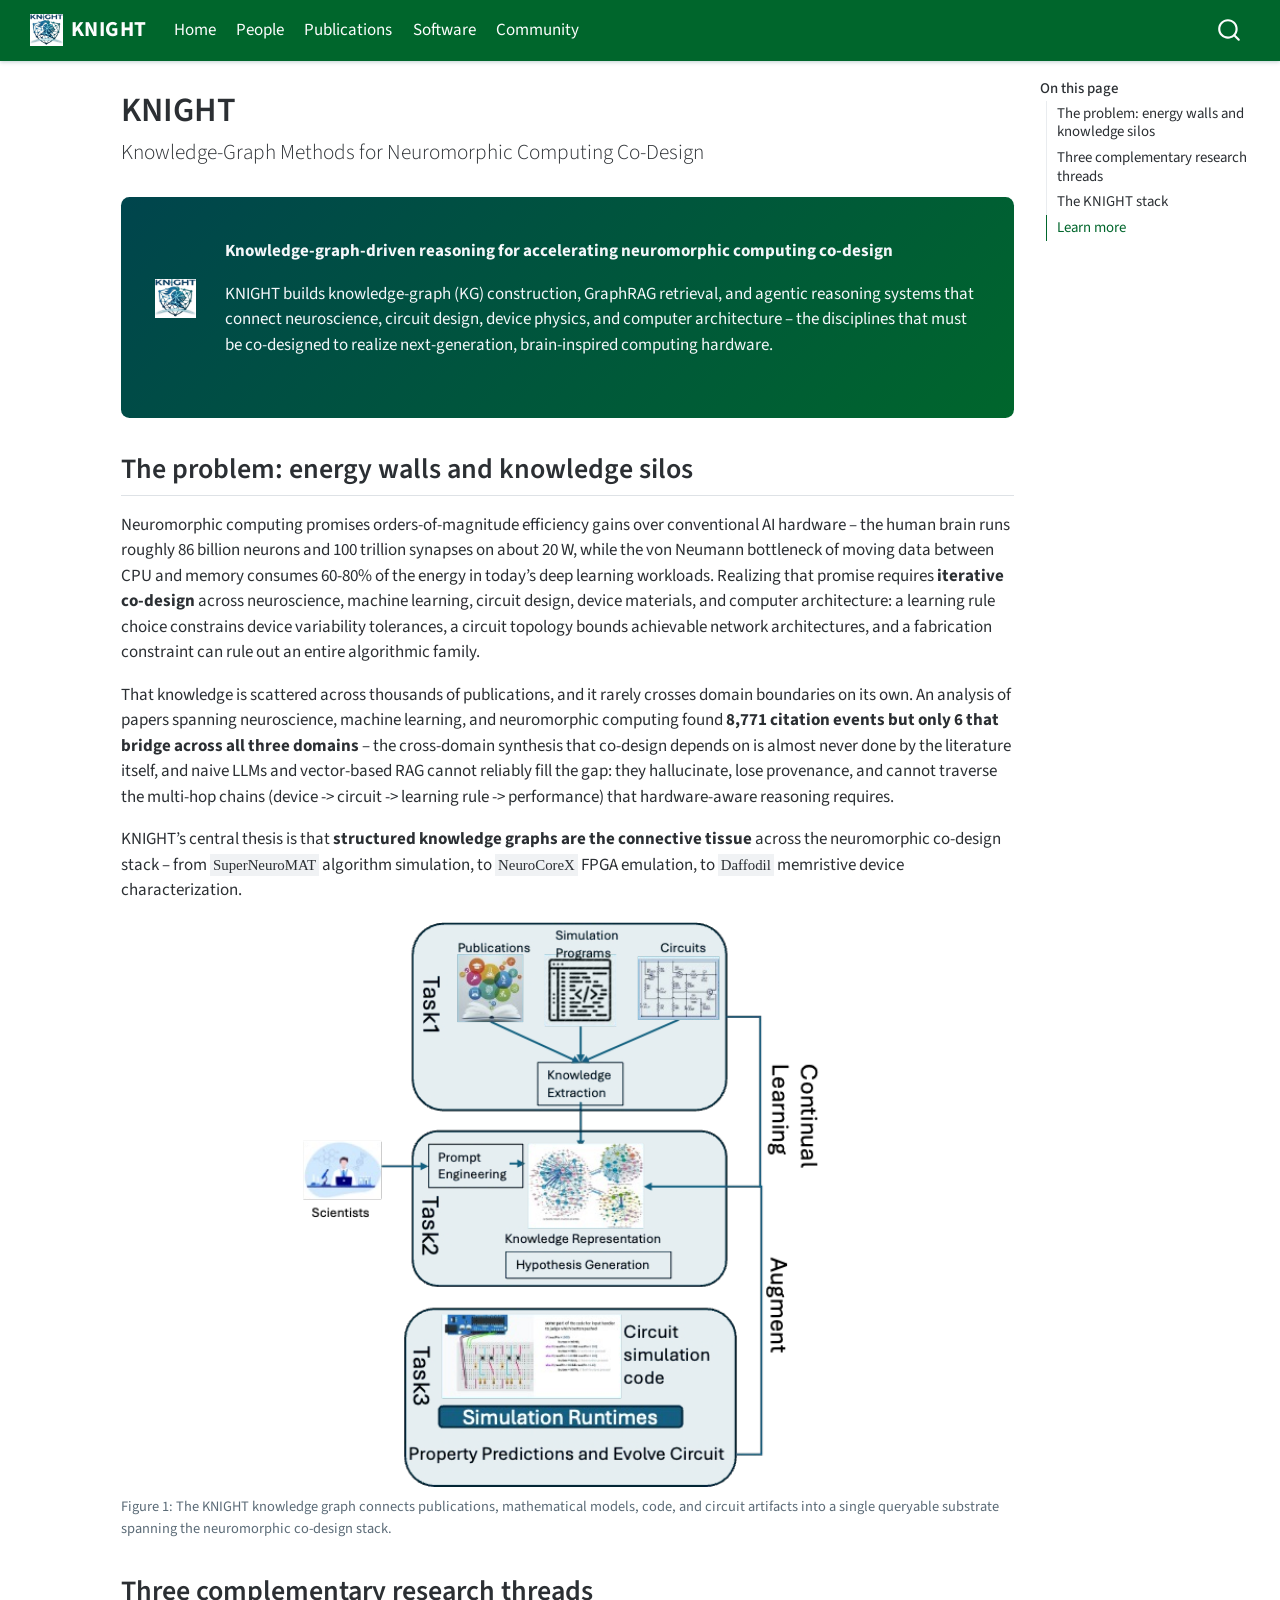
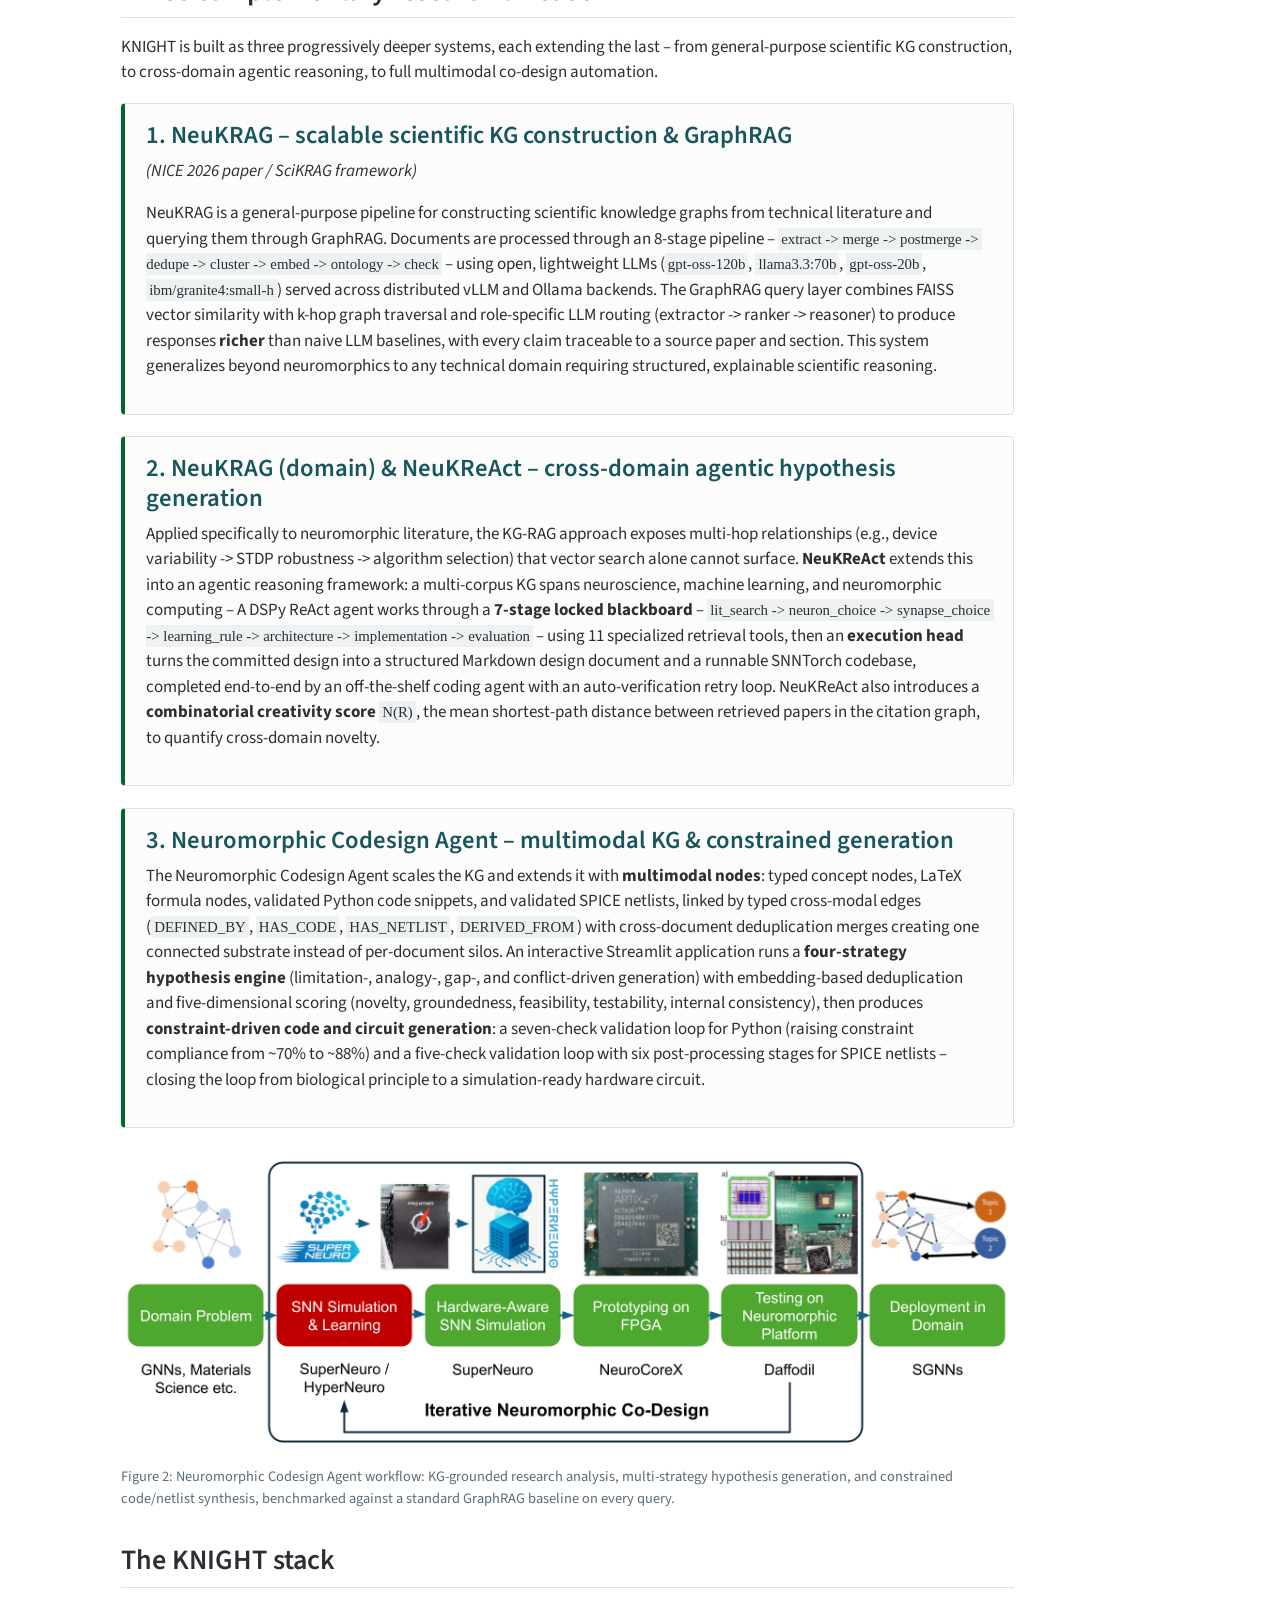
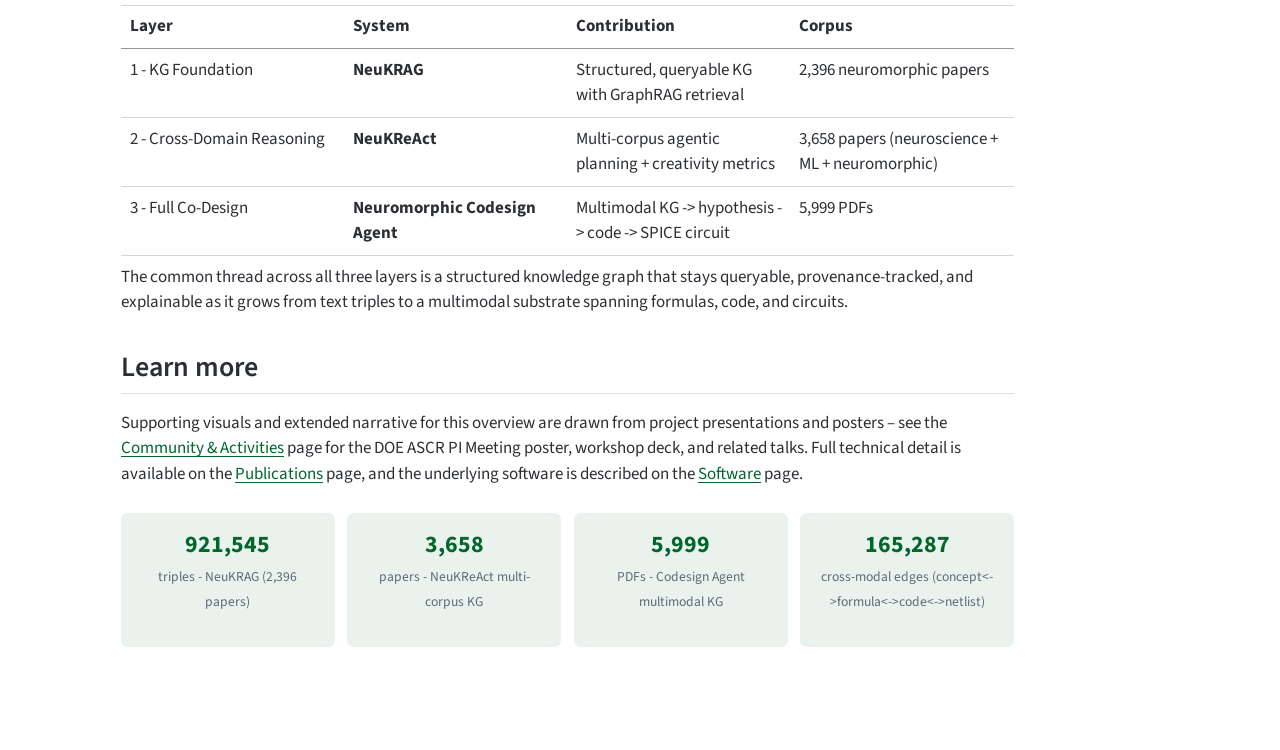
<file: index.html>
<!DOCTYPE html>
<html xmlns="http://www.w3.org/1999/xhtml" lang="en" xml:lang="en"><head>

<meta charset="utf-8">
<meta name="generator" content="quarto-1.10.18">

<meta name="viewport" content="width=device-width, initial-scale=1.0, user-scalable=yes">


<title>KNIGHT</title>
<style>
/* Default styles provided by pandoc.
** See https://pandoc.org/MANUAL.html#variables-for-html for config info.
*/
span.smallcaps{font-variant: small-caps;}
div.columns{display: flex; gap: 1.5em;}
div.column{flex: auto;}
@media screen {
div.columns{gap: min(4vw, 1.5em);}
div.column{overflow-x: auto;}
}
div.hanging-indent{margin-left: 1.5em; text-indent: -1.5em;}
ul.task-list{list-style: none;}
ul.task-list li input[type="checkbox"] {
  width: 0.8em;
  margin: 0 0.8em 0.2em -1em; /* quarto-specific, see https://github.com/quarto-dev/quarto-cli/issues/4556 */ 
  vertical-align: middle;
}
</style>


<script src="site_libs/quarto-nav/quarto-nav.js"></script>
<script src="site_libs/quarto-nav/headroom.min.js"></script>
<script src="site_libs/clipboard/clipboard.min.js"></script>
<script src="site_libs/quarto-search/autocomplete.umd.js"></script>
<script src="site_libs/quarto-search/fuse.min.js"></script>
<script src="site_libs/quarto-search/quarto-search.js"></script>
<meta name="quarto:offset" content="./">
<link href="./images/knight-logo.png" rel="icon" type="image/png">
<script src="site_libs/quarto-html/quarto.js" type="module"></script>
<script src="site_libs/quarto-html/tabsets/tabsets.js" type="module"></script>
<script src="site_libs/quarto-html/popper.min.js"></script>
<script src="site_libs/quarto-html/tippy.umd.min.js"></script>
<script src="site_libs/quarto-html/anchor.min.js"></script>
<link href="site_libs/quarto-html/tippy.css" rel="stylesheet">
<link href="site_libs/quarto-html/quarto-syntax-highlighting-2bec29a9bacf2b598905820d71afb463.css" rel="stylesheet" class="quarto-color-scheme" id="quarto-text-highlighting-styles">
<link href="site_libs/quarto-html/quarto-syntax-highlighting-dark-5fc413f607176f2629b9db3f72267386.css" rel="stylesheet" class="quarto-color-scheme quarto-color-alternate" id="quarto-text-highlighting-styles">
<link href="site_libs/quarto-html/quarto-syntax-highlighting-2bec29a9bacf2b598905820d71afb463.css" rel="stylesheet" class="quarto-color-scheme-extra" id="quarto-text-highlighting-styles">
<script src="site_libs/bootstrap/bootstrap.min.js"></script>
<link href="site_libs/bootstrap/bootstrap-icons.css" rel="stylesheet">
<link href="site_libs/bootstrap/bootstrap-6f01342275485f03131ba67d4434f863.min.css" rel="stylesheet" append-hash="true" class="quarto-color-scheme" id="quarto-bootstrap" data-mode="light">
<link href="site_libs/bootstrap/bootstrap-dark-5e0a045a80d09c23f4265ea1b00d7e96.min.css" rel="stylesheet" append-hash="true" class="quarto-color-scheme quarto-color-alternate" id="quarto-bootstrap" data-mode="light">
<link href="site_libs/bootstrap/bootstrap-6f01342275485f03131ba67d4434f863.min.css" rel="stylesheet" append-hash="true" class="quarto-color-scheme-extra" id="quarto-bootstrap" data-mode="light">
<script id="quarto-search-options" type="application/json">{
  "location": "navbar",
  "copy-button": false,
  "collapse-after": 3,
  "panel-placement": "end",
  "type": "overlay",
  "limit": 50,
  "keyboard-shortcut": [
    "f",
    "/",
    "s"
  ],
  "show-item-context": false,
  "language": {
    "search-no-results-text": "No results",
    "search-matching-documents-text": "matching documents",
    "search-copy-link-title": "Copy link to search",
    "search-hide-matches-text": "Hide additional matches",
    "search-more-match-text": "more match in this document",
    "search-more-matches-text": "more matches in this document",
    "search-clear-button-title": "Clear",
    "search-text-placeholder": "",
    "search-detached-cancel-button-title": "Cancel",
    "search-submit-button-title": "Submit",
    "search-label": "Search"
  }
}</script>


<link rel="stylesheet" href="styles.css">
</head>

<body class="nav-fixed quarto-light">

<div id="quarto-search-results"></div>
  <header id="quarto-header" class="headroom fixed-top">
    <nav class="navbar navbar-expand-lg " data-bs-theme="dark">
      <div class="navbar-container container-fluid">
      <div class="navbar-brand-container mx-auto">
    <a href="./index.html" class="navbar-brand navbar-brand-logo">
    <img src="./images/knight-logo.png" alt="" class="navbar-logo light-content">
    <img src="./images/knight-logo.png" alt="" class="navbar-logo dark-content">
    </a>
    <a class="navbar-brand" href="./index.html">
    <span class="navbar-title">KNIGHT</span>
    </a>
  </div>
            <div id="quarto-search" class="" title="Search"></div>
          <button class="navbar-toggler" type="button" data-bs-toggle="collapse" data-bs-target="#navbarCollapse" aria-controls="navbarCollapse" role="menu" aria-expanded="false" aria-label="Toggle navigation" onclick="if (window.quartoToggleHeadroom) { window.quartoToggleHeadroom(); }">
  <span class="navbar-toggler-icon"></span>
</button>
          <div class="collapse navbar-collapse" id="navbarCollapse">
            <ul class="navbar-nav navbar-nav-scroll me-auto">
  <li class="nav-item">
    <a class="nav-link active" href="./index.html" aria-current="page"> 
<span class="menu-text">Home</span></a>
  </li>  
  <li class="nav-item">
    <a class="nav-link" href="./people.html"> 
<span class="menu-text">People</span></a>
  </li>  
  <li class="nav-item">
    <a class="nav-link" href="./publications.html"> 
<span class="menu-text">Publications</span></a>
  </li>  
  <li class="nav-item">
    <a class="nav-link" href="./software.html"> 
<span class="menu-text">Software</span></a>
  </li>  
  <li class="nav-item">
    <a class="nav-link" href="./community.html"> 
<span class="menu-text">Community</span></a>
  </li>  
</ul>
          </div> <!-- /navcollapse -->
            <div class="quarto-navbar-tools">
</div>
      </div> <!-- /container-fluid -->
    </nav>
</header>
<!-- content -->
<div id="quarto-content" class="quarto-container page-columns page-rows-contents page-layout-article page-navbar">
<!-- sidebar -->
<!-- margin-sidebar -->
    <div id="quarto-margin-sidebar" class="sidebar margin-sidebar">
        <nav id="TOC" role="doc-toc" class="toc-active">
    <h2 id="toc-title">On this page</h2>
   
  <ul>
  <li><a href="#the-problem-energy-walls-and-knowledge-silos" id="toc-the-problem-energy-walls-and-knowledge-silos" class="nav-link active" data-scroll-target="#the-problem-energy-walls-and-knowledge-silos">The problem: energy walls and knowledge silos</a></li>
  <li><a href="#three-complementary-research-threads" id="toc-three-complementary-research-threads" class="nav-link" data-scroll-target="#three-complementary-research-threads">Three complementary research threads</a>
  <ul class="collapse">
  <li><a href="#neukrag-scalable-scientific-kg-construction-graphrag" id="toc-neukrag-scalable-scientific-kg-construction-graphrag" class="nav-link" data-scroll-target="#neukrag-scalable-scientific-kg-construction-graphrag">1. NeuKRAG – scalable scientific KG construction &amp; GraphRAG</a></li>
  <li><a href="#neukrag-domain-neukreact-cross-domain-agentic-hypothesis-generation" id="toc-neukrag-domain-neukreact-cross-domain-agentic-hypothesis-generation" class="nav-link" data-scroll-target="#neukrag-domain-neukreact-cross-domain-agentic-hypothesis-generation">2. NeuKRAG (domain) &amp; NeuKReAct – cross-domain agentic hypothesis generation</a></li>
  <li><a href="#neuromorphic-codesign-agent-multimodal-kg-constrained-generation" id="toc-neuromorphic-codesign-agent-multimodal-kg-constrained-generation" class="nav-link" data-scroll-target="#neuromorphic-codesign-agent-multimodal-kg-constrained-generation">3. Neuromorphic Codesign Agent – multimodal KG &amp; constrained generation</a></li>
  </ul></li>
  <li><a href="#the-knight-stack" id="toc-the-knight-stack" class="nav-link" data-scroll-target="#the-knight-stack">The KNIGHT stack</a></li>
  <li><a href="#learn-more" id="toc-learn-more" class="nav-link" data-scroll-target="#learn-more">Learn more</a></li>
  </ul>
</nav>
    </div>
<!-- main -->
<main class="content" id="quarto-document-content">

<header id="title-block-header" class="quarto-title-block default">
<div class="quarto-title">
<h1 class="title">KNIGHT</h1>
<p class="subtitle lead">Knowledge-Graph Methods for Neuromorphic Computing Co-Design</p>
</div>



<div class="quarto-title-meta">

    
  
    
  </div>
  


</header>


<div class="hero-banner">
<div class="hero-banner-inner">
<p><img src="images/knight-logo.png" class="hero-logo img-fluid"></p>
<div class="hero-banner-text">
<p><strong>Knowledge-graph-driven reasoning for accelerating neuromorphic computing co-design</strong></p>
<p>KNIGHT builds knowledge-graph (KG) construction, GraphRAG retrieval, and agentic reasoning systems that connect neuroscience, circuit design, device physics, and computer architecture – the disciplines that must be co-designed to realize next-generation, brain-inspired computing hardware.</p>
</div>
</div>
</div>
<section id="the-problem-energy-walls-and-knowledge-silos" class="level2">
<h2 class="anchored" data-anchor-id="the-problem-energy-walls-and-knowledge-silos">The problem: energy walls and knowledge silos</h2>
<p>Neuromorphic computing promises orders-of-magnitude efficiency gains over conventional AI hardware – the human brain runs roughly 86 billion neurons and 100 trillion synapses on about 20 W, while the von Neumann bottleneck of moving data between CPU and memory consumes 60-80% of the energy in today’s deep learning workloads. Realizing that promise requires <strong>iterative co-design</strong> across neuroscience, machine learning, circuit design, device materials, and computer architecture: a learning rule choice constrains device variability tolerances, a circuit topology bounds achievable network architectures, and a fabrication constraint can rule out an entire algorithmic family.</p>
<p>That knowledge is scattered across thousands of publications, and it rarely crosses domain boundaries on its own. An analysis of papers spanning neuroscience, machine learning, and neuromorphic computing found <strong>8,771 citation events but only 6 that bridge across all three domains</strong> – the cross-domain synthesis that co-design depends on is almost never done by the literature itself, and naive LLMs and vector-based RAG cannot reliably fill the gap: they hallucinate, lose provenance, and cannot traverse the multi-hop chains (device -&gt; circuit -&gt; learning rule -&gt; performance) that hardware-aware reasoning requires.</p>
<p>KNIGHT’s central thesis is that <strong>structured knowledge graphs are the connective tissue</strong> across the neuromorphic co-design stack – from <code>SuperNeuroMAT</code> algorithm simulation, to <code>NeuroCoreX</code> FPGA emulation, to <code>Daffodil</code> memristive device characterization.</p>
<div id="fig-overview" class="quarto-float quarto-figure quarto-figure-center anchored">
<figure class="quarto-float quarto-float-fig figure">
<div aria-describedby="fig-overview-caption-0ceaefa1-69ba-4598-a22c-09a6ac19f8ca">
<img src="images/knight-project-overview.png" class="img-fluid figure-img">
</div>
<figcaption class="quarto-float-caption-bottom quarto-float-caption quarto-float-fig" id="fig-overview-caption-0ceaefa1-69ba-4598-a22c-09a6ac19f8ca">
Figure&nbsp;1: The KNIGHT knowledge graph connects publications, mathematical models, code, and circuit artifacts into a single queryable substrate spanning the neuromorphic co-design stack.
</figcaption>
</figure>
</div>
</section>
<section id="three-complementary-research-threads" class="level2">
<h2 class="anchored" data-anchor-id="three-complementary-research-threads">Three complementary research threads</h2>
<p>KNIGHT is built as three progressively deeper systems, each extending the last – from general-purpose scientific KG construction, to cross-domain agentic reasoning, to full multimodal co-design automation.</p>
<section id="neukrag-scalable-scientific-kg-construction-graphrag" class="level3 thread-card">
<h3 class="anchored" data-anchor-id="neukrag-scalable-scientific-kg-construction-graphrag">1. NeuKRAG – scalable scientific KG construction &amp; GraphRAG</h3>
<p><em>(NICE 2026 paper / SciKRAG framework)</em></p>
<p>NeuKRAG is a general-purpose pipeline for constructing scientific knowledge graphs from technical literature and querying them through GraphRAG. Documents are processed through an 8-stage pipeline – <code>extract -&gt; merge -&gt; postmerge -&gt; dedupe -&gt; cluster -&gt; embed -&gt; ontology -&gt; check</code> – using open, lightweight LLMs (<code>gpt-oss-120b</code>, <code>llama3.3:70b</code>, <code>gpt-oss-20b</code>, <code>ibm/granite4:small-h</code>) served across distributed vLLM and Ollama backends. <!-- Applied to 2,396 neuromorphic
computing papers, the pipeline extracted **921,545 triples** with a **100%
query completion rate**.  --> The GraphRAG query layer combines FAISS vector similarity with k-hop graph traversal and role-specific LLM routing (extractor -&gt; ranker -&gt; reasoner) to produce responses <strong>richer</strong> than naive LLM baselines, with every claim traceable to a source paper and section. This system generalizes beyond neuromorphics to any technical domain requiring structured, explainable scientific reasoning.</p>
</section>
<section id="neukrag-domain-neukreact-cross-domain-agentic-hypothesis-generation" class="level3 thread-card">
<h3 class="anchored" data-anchor-id="neukrag-domain-neukreact-cross-domain-agentic-hypothesis-generation">2. NeuKRAG (domain) &amp; NeuKReAct – cross-domain agentic hypothesis generation</h3>
<p>Applied specifically to neuromorphic literature, the KG-RAG approach exposes multi-hop relationships (e.g., device variability -&gt; STDP robustness -&gt; algorithm selection) that vector search alone cannot surface. <strong>NeuKReAct</strong> extends this into an agentic reasoning framework: a multi-corpus KG spans neuroscience, machine learning, and neuromorphic computing – <!-- (750 papers), (1,163 papers), (1,745 papers) 3,658 papers unified by 8,771 citation edges.  --> A DSPy ReAct agent works through a <strong>7-stage locked blackboard</strong> – <code>lit_search -&gt; neuron_choice -&gt; synapse_choice -&gt; learning_rule -&gt; architecture -&gt; implementation -&gt; evaluation</code> – using 11 specialized retrieval tools, then an <strong>execution head</strong> turns the committed design into a structured Markdown design document and a runnable SNNTorch codebase, completed end-to-end by an off-the-shelf coding agent with an auto-verification retry loop. NeuKReAct also introduces a <strong>combinatorial creativity score</strong> <code>N(R)</code>, the mean shortest-path distance between retrieved papers in the citation graph, to quantify cross-domain novelty. <!-- -- multi-corpus retrieval reaches `N(R) = 7.13`
versus `4.80` for a single-corpus baseline on a pendulum-control task. --></p>
</section>
<section id="neuromorphic-codesign-agent-multimodal-kg-constrained-generation" class="level3 thread-card">
<h3 class="anchored" data-anchor-id="neuromorphic-codesign-agent-multimodal-kg-constrained-generation">3. Neuromorphic Codesign Agent – multimodal KG &amp; constrained generation</h3>
<p>The Neuromorphic Codesign Agent scales the KG and extends it with <strong>multimodal nodes</strong>: typed concept nodes, LaTeX formula nodes, validated Python code snippets, and validated SPICE netlists, linked by typed cross-modal edges (<code>DEFINED_BY</code>, <code>HAS_CODE</code>, <code>HAS_NETLIST</code>, <code>DERIVED_FROM</code>) with cross-document deduplication merges creating one connected substrate instead of per-document silos. An interactive Streamlit application runs a <strong>four-strategy hypothesis engine</strong> (limitation-, analogy-, gap-, and conflict-driven generation) with embedding-based deduplication and five-dimensional scoring (novelty, groundedness, feasibility, testability, internal consistency), then produces <strong>constraint-driven code and circuit generation</strong>: a seven-check validation loop for Python (raising constraint compliance from ~70% to ~88%) and a five-check validation loop with six post-processing stages for SPICE netlists – closing the loop from biological principle to a simulation-ready hardware circuit.</p>
</section>
<div id="fig-codesign" class="quarto-float quarto-figure quarto-figure-center anchored">
<figure class="quarto-float quarto-float-fig figure">
<div aria-describedby="fig-codesign-caption-0ceaefa1-69ba-4598-a22c-09a6ac19f8ca">
<img src="images/codesign-workflow.png" class="img-fluid figure-img">
</div>
<figcaption class="quarto-float-caption-bottom quarto-float-caption quarto-float-fig" id="fig-codesign-caption-0ceaefa1-69ba-4598-a22c-09a6ac19f8ca">
Figure&nbsp;2: Neuromorphic Codesign Agent workflow: KG-grounded research analysis, multi-strategy hypothesis generation, and constrained code/netlist synthesis, benchmarked against a standard GraphRAG baseline on every query.
</figcaption>
</figure>
</div>
</section>
<section id="the-knight-stack" class="level2">
<h2 class="anchored" data-anchor-id="the-knight-stack">The KNIGHT stack</h2>
<table class="caption-top table">
<colgroup>
<col style="width: 25%">
<col style="width: 25%">
<col style="width: 25%">
<col style="width: 25%">
</colgroup>
<thead>
<tr class="header">
<th>Layer</th>
<th>System</th>
<th>Contribution</th>
<th>Corpus</th>
</tr>
</thead>
<tbody>
<tr class="odd">
<td>1 - KG Foundation</td>
<td><strong>NeuKRAG</strong></td>
<td>Structured, queryable KG with GraphRAG retrieval</td>
<td>2,396 neuromorphic papers</td>
</tr>
<tr class="even">
<td>2 - Cross-Domain Reasoning</td>
<td><strong>NeuKReAct</strong></td>
<td>Multi-corpus agentic planning + creativity metrics</td>
<td>3,658 papers (neuroscience + ML + neuromorphic)</td>
</tr>
<tr class="odd">
<td>3 - Full Co-Design</td>
<td><strong>Neuromorphic Codesign Agent</strong></td>
<td>Multimodal KG -&gt; hypothesis -&gt; code -&gt; SPICE circuit</td>
<td>5,999 PDFs</td>
</tr>
</tbody>
</table>
<p>The common thread across all three layers is a structured knowledge graph that stays queryable, provenance-tracked, and explainable as it grows from text triples to a multimodal substrate spanning formulas, code, and circuits.</p>
<!-- ![A slice of the KNIGHT knowledge graph, visualizing entity clusters and typed relations extracted from the neuromorphic computing literature.](images/kg-visualization.png){#fig-kgviz} -->
</section>
<section id="learn-more" class="level2">
<h2 class="anchored" data-anchor-id="learn-more">Learn more</h2>
<p>Supporting visuals and extended narrative for this overview are drawn from project presentations and posters – see the <a href="./community.html">Community &amp; Activities</a> page for the DOE ASCR PI Meeting poster, workshop deck, and related talks. Full technical detail is available on the <a href="./publications.html">Publications</a> page, and the underlying software is described on the <a href="./software.html">Software</a> page.</p>
<div class="stat-grid">
<div class="stat-card">
<p><span class="stat-number">921,545</span> <span class="stat-label">triples - NeuKRAG (2,396 papers)</span></p>
</div>
<div class="stat-card">
<p><span class="stat-number">3,658</span> <span class="stat-label">papers - NeuKReAct multi-corpus KG</span></p>
</div>
<div class="stat-card">
<p><span class="stat-number">5,999</span> <span class="stat-label">PDFs - Codesign Agent multimodal KG</span></p>
</div>
<div class="stat-card">
<p><span class="stat-number">165,287</span> <span class="stat-label">cross-modal edges (concept&lt;-&gt;formula&lt;-&gt;code&lt;-&gt;netlist)</span></p>
</div>
</div>


</section>

</main> <!-- /main -->
<script id="quarto-html-after-body" type="application/javascript">
  window.document.addEventListener("DOMContentLoaded", function (event) {
    const icon = "";
    const anchorJS = new window.AnchorJS();
    anchorJS.options = {
      placement: 'right',
      icon: icon
    };
    anchorJS.add('.anchored');
    const isCodeAnnotation = (el) => {
      for (const clz of el.classList) {
        if (clz.startsWith('code-annotation-')) {                     
          return true;
        }
      }
      return false;
    }
    const onCopySuccess = function(e) {
      // button target
      const button = e.trigger;
      // don't keep focus
      button.blur();
      // flash "checked"
      button.classList.add('code-copy-button-checked');
      var currentTitle = button.getAttribute("title");
      button.setAttribute("title", "Copied!");
      let tooltip;
      if (window.bootstrap) {
        button.setAttribute("data-bs-toggle", "tooltip");
        button.setAttribute("data-bs-placement", "left");
        button.setAttribute("data-bs-title", "Copied!");
        tooltip = new bootstrap.Tooltip(button, 
          { trigger: "manual", 
            customClass: "code-copy-button-tooltip",
            offset: [0, -8]});
        tooltip.show();    
      }
      setTimeout(function() {
        if (tooltip) {
          tooltip.hide();
          button.removeAttribute("data-bs-title");
          button.removeAttribute("data-bs-toggle");
          button.removeAttribute("data-bs-placement");
        }
        button.setAttribute("title", currentTitle);
        button.classList.remove('code-copy-button-checked');
      }, 1000);
      // clear code selection
      e.clearSelection();
    }
    const getTextToCopy = function(trigger) {
      const outerScaffold = trigger.parentElement.cloneNode(true);
      const codeEl = outerScaffold.querySelector('code');
      for (const childEl of codeEl.children) {
        if (isCodeAnnotation(childEl)) {
          childEl.remove();
        }
      }
      return codeEl.innerText;
    }
    const clipboard = new window.ClipboardJS('.code-copy-button:not([data-in-quarto-modal])', {
      text: getTextToCopy
    });
    clipboard.on('success', onCopySuccess);
    if (window.document.getElementById('quarto-embedded-source-code-modal')) {
      const clipboardModal = new window.ClipboardJS('.code-copy-button[data-in-quarto-modal]', {
        text: getTextToCopy,
        container: window.document.getElementById('quarto-embedded-source-code-modal')
      });
      clipboardModal.on('success', onCopySuccess);
    }
      var localhostRegex = new RegExp(/^(?:http|https):\/\/localhost\:?[0-9]*\//);
      var mailtoRegex = new RegExp(/^mailto:/);
        var filterRegex = new RegExp("https:\/\/ramkikannan\.com\/knight\/");
      var isInternal = (href) => {
          return filterRegex.test(href) || localhostRegex.test(href) || mailtoRegex.test(href);
      }
      // Inspect non-navigation links and adorn them if external
     var links = window.document.querySelectorAll('a[href]:not(.nav-link):not(.navbar-brand):not(.toc-action):not(.sidebar-link):not(.sidebar-item-toggle):not(.pagination-link):not(.no-external):not([aria-hidden]):not(.dropdown-item):not(.quarto-navigation-tool):not(.about-link)');
      for (var i=0; i<links.length; i++) {
        const link = links[i];
        if (!isInternal(link.href)) {
          // undo the damage that might have been done by quarto-nav.js in the case of
          // links that we want to consider external
          if (link.dataset.originalHref !== undefined) {
            link.href = link.dataset.originalHref;
          }
            // target, if specified
            link.setAttribute("target", "_blank");
            if (link.getAttribute("rel") === null) {
              link.setAttribute("rel", "noopener");
            }
        }
      }
    function tippyHover(el, contentFn, onTriggerFn, onUntriggerFn) {
      const config = {
        allowHTML: true,
        maxWidth: 500,
        delay: 100,
        arrow: false,
        appendTo: function(el) {
            return el.parentElement;
        },
        interactive: true,
        interactiveBorder: 10,
        theme: 'quarto',
        placement: 'bottom-start',
      };
      if (contentFn) {
        config.content = contentFn;
      }
      if (onTriggerFn) {
        config.onTrigger = onTriggerFn;
      }
      if (onUntriggerFn) {
        config.onUntrigger = onUntriggerFn;
      }
      window.tippy(el, config); 
    }
    const noterefs = window.document.querySelectorAll('a[role="doc-noteref"]');
    for (var i=0; i<noterefs.length; i++) {
      const ref = noterefs[i];
      tippyHover(ref, function() {
        // use id or data attribute instead here
        let href = ref.getAttribute('data-footnote-href') || ref.getAttribute('href');
        try { href = new URL(href).hash; } catch {}
        const id = href.replace(/^#\/?/, "");
        const note = window.document.getElementById(id);
        if (note) {
          return note.innerHTML;
        } else {
          return "";
        }
      });
    }
    const xrefs = window.document.querySelectorAll('a.quarto-xref');
    const processXRef = (id, note) => {
      // Strip column container classes
      const stripColumnClz = (el) => {
        el.classList.remove("page-full", "page-columns");
        if (el.children) {
          for (const child of el.children) {
            stripColumnClz(child);
          }
        }
      }
      stripColumnClz(note)
      if (id === null || id.startsWith('sec-')) {
        // Special case sections, only their first couple elements
        const container = document.createElement("div");
        if (note.children && note.children.length > 2) {
          container.appendChild(note.children[0].cloneNode(true));
          for (let i = 1; i < note.children.length; i++) {
            const child = note.children[i];
            if (child.tagName === "P" && child.innerText === "") {
              continue;
            } else {
              container.appendChild(child.cloneNode(true));
              break;
            }
          }
          if (window.Quarto?.typesetMath) {
            window.Quarto.typesetMath(container);
          }
          return container.innerHTML
        } else {
          if (window.Quarto?.typesetMath) {
            window.Quarto.typesetMath(note);
          }
          return note.innerHTML;
        }
      } else {
        // Remove any anchor links if they are present
        const anchorLink = note.querySelector('a.anchorjs-link');
        if (anchorLink) {
          anchorLink.remove();
        }
        if (window.Quarto?.typesetMath) {
          window.Quarto.typesetMath(note);
        }
        if (note.classList.contains("callout")) {
          return note.outerHTML;
        } else {
          return note.innerHTML;
        }
      }
    }
    for (var i=0; i<xrefs.length; i++) {
      const xref = xrefs[i];
      tippyHover(xref, undefined, function(instance) {
        instance.disable();
        let url = xref.getAttribute('href');
        let hash = undefined; 
        if (url.startsWith('#')) {
          hash = url;
        } else {
          try { hash = new URL(url).hash; } catch {}
        }
        if (hash) {
          const id = hash.replace(/^#\/?/, "");
          const note = window.document.getElementById(id);
          if (note !== null) {
            try {
              const html = processXRef(id, note.cloneNode(true));
              instance.setContent(html);
            } finally {
              instance.enable();
              instance.show();
            }
          } else {
            // See if we can fetch this
            fetch(url.split('#')[0])
            .then(res => res.text())
            .then(html => {
              const parser = new DOMParser();
              const htmlDoc = parser.parseFromString(html, "text/html");
              const note = htmlDoc.getElementById(id);
              if (note !== null) {
                const html = processXRef(id, note);
                instance.setContent(html);
              } 
            }).finally(() => {
              instance.enable();
              instance.show();
            });
          }
        } else {
          // See if we can fetch a full url (with no hash to target)
          // This is a special case and we should probably do some content thinning / targeting
          fetch(url)
          .then(res => res.text())
          .then(html => {
            const parser = new DOMParser();
            const htmlDoc = parser.parseFromString(html, "text/html");
            const note = htmlDoc.querySelector('main.content');
            if (note !== null) {
              // This should only happen for chapter cross references
              // (since there is no id in the URL)
              // remove the first header
              if (note.children.length > 0 && note.children[0].tagName === "HEADER") {
                note.children[0].remove();
              }
              const html = processXRef(null, note);
              instance.setContent(html);
            } 
          }).finally(() => {
            instance.enable();
            instance.show();
          });
        }
      }, function(instance) {
      });
    }
        let selectedAnnoteEl;
        const selectorForAnnotation = ( cell, annotation) => {
          let cellAttr = 'data-code-cell="' + cell + '"';
          let lineAttr = 'data-code-annotation="' +  annotation + '"';
          const selector = 'span[' + cellAttr + '][' + lineAttr + ']';
          return selector;
        }
        const selectCodeLines = (annoteEl) => {
          const doc = window.document;
          const targetCell = annoteEl.getAttribute("data-target-cell");
          const targetAnnotation = annoteEl.getAttribute("data-target-annotation");
          const annoteSpan = window.document.querySelector(selectorForAnnotation(targetCell, targetAnnotation));
          const lines = annoteSpan.getAttribute("data-code-lines").split(",");
          const lineIds = lines.map((line) => {
            return targetCell + "-" + line;
          })
          let top = null;
          let height = null;
          let parent = null;
          if (lineIds.length > 0) {
              //compute the position of the single el (top and bottom and make a div)
              const el = window.document.getElementById(lineIds[0]);
              top = el.offsetTop;
              height = el.offsetHeight;
              parent = el.parentElement.parentElement;
            if (lineIds.length > 1) {
              const lastEl = window.document.getElementById(lineIds[lineIds.length - 1]);
              const bottom = lastEl.offsetTop + lastEl.offsetHeight;
              height = bottom - top;
            }
            if (top !== null && height !== null && parent !== null) {
              // cook up a div (if necessary) and position it 
              let div = window.document.getElementById("code-annotation-line-highlight");
              if (div === null) {
                div = window.document.createElement("div");
                div.setAttribute("id", "code-annotation-line-highlight");
                div.style.position = 'absolute';
                parent.appendChild(div);
              }
              div.style.top = top - 2 + "px";
              div.style.height = height + 4 + "px";
              div.style.left = 0;
              let gutterDiv = window.document.getElementById("code-annotation-line-highlight-gutter");
              if (gutterDiv === null) {
                gutterDiv = window.document.createElement("div");
                gutterDiv.setAttribute("id", "code-annotation-line-highlight-gutter");
                gutterDiv.style.position = 'absolute';
                const codeCell = window.document.getElementById(targetCell);
                const gutter = codeCell.querySelector('.code-annotation-gutter');
                gutter.appendChild(gutterDiv);
              }
              gutterDiv.style.top = top - 2 + "px";
              gutterDiv.style.height = height + 4 + "px";
            }
            selectedAnnoteEl = annoteEl;
          }
        };
        const unselectCodeLines = () => {
          const elementsIds = ["code-annotation-line-highlight", "code-annotation-line-highlight-gutter"];
          elementsIds.forEach((elId) => {
            const div = window.document.getElementById(elId);
            if (div) {
              div.remove();
            }
          });
          selectedAnnoteEl = undefined;
        };
          // Handle positioning of the toggle
      window.addEventListener(
        "resize",
        throttle(() => {
          elRect = undefined;
          if (selectedAnnoteEl) {
            selectCodeLines(selectedAnnoteEl);
          }
        }, 10)
      );
      function throttle(fn, ms) {
      let throttle = false;
      let timer;
        return (...args) => {
          if(!throttle) { // first call gets through
              fn.apply(this, args);
              throttle = true;
          } else { // all the others get throttled
              if(timer) clearTimeout(timer); // cancel #2
              timer = setTimeout(() => {
                fn.apply(this, args);
                timer = throttle = false;
              }, ms);
          }
        };
      }
        // Attach click handler to the DT
        const annoteDls = window.document.querySelectorAll('dt[data-target-cell]');
        for (const annoteDlNode of annoteDls) {
          annoteDlNode.addEventListener('click', (event) => {
            const clickedEl = event.target;
            if (clickedEl !== selectedAnnoteEl) {
              unselectCodeLines();
              const activeEl = window.document.querySelector('dt[data-target-cell].code-annotation-active');
              if (activeEl) {
                activeEl.classList.remove('code-annotation-active');
              }
              selectCodeLines(clickedEl);
              clickedEl.classList.add('code-annotation-active');
            } else {
              // Unselect the line
              unselectCodeLines();
              clickedEl.classList.remove('code-annotation-active');
            }
          });
        }
    const findCites = (el) => {
      const parentEl = el.parentElement;
      if (parentEl) {
        const cites = parentEl.dataset.cites;
        if (cites) {
          return {
            el,
            cites: cites.split(' ')
          };
        } else {
          return findCites(el.parentElement)
        }
      } else {
        return undefined;
      }
    };
    var bibliorefs = window.document.querySelectorAll('a[role="doc-biblioref"]');
    for (var i=0; i<bibliorefs.length; i++) {
      const ref = bibliorefs[i];
      const citeInfo = findCites(ref);
      if (citeInfo) {
        tippyHover(citeInfo.el, function() {
          var popup = window.document.createElement('div');
          citeInfo.cites.forEach(function(cite) {
            var citeDiv = window.document.createElement('div');
            citeDiv.classList.add('hanging-indent');
            citeDiv.classList.add('csl-entry');
            var biblioDiv = window.document.getElementById('ref-' + cite);
            if (biblioDiv) {
              citeDiv.innerHTML = biblioDiv.innerHTML;
            }
            popup.appendChild(citeDiv);
          });
          return popup.innerHTML;
        });
      }
    }
  });
  </script>
</div> <!-- /content -->




</body></html>
</file>
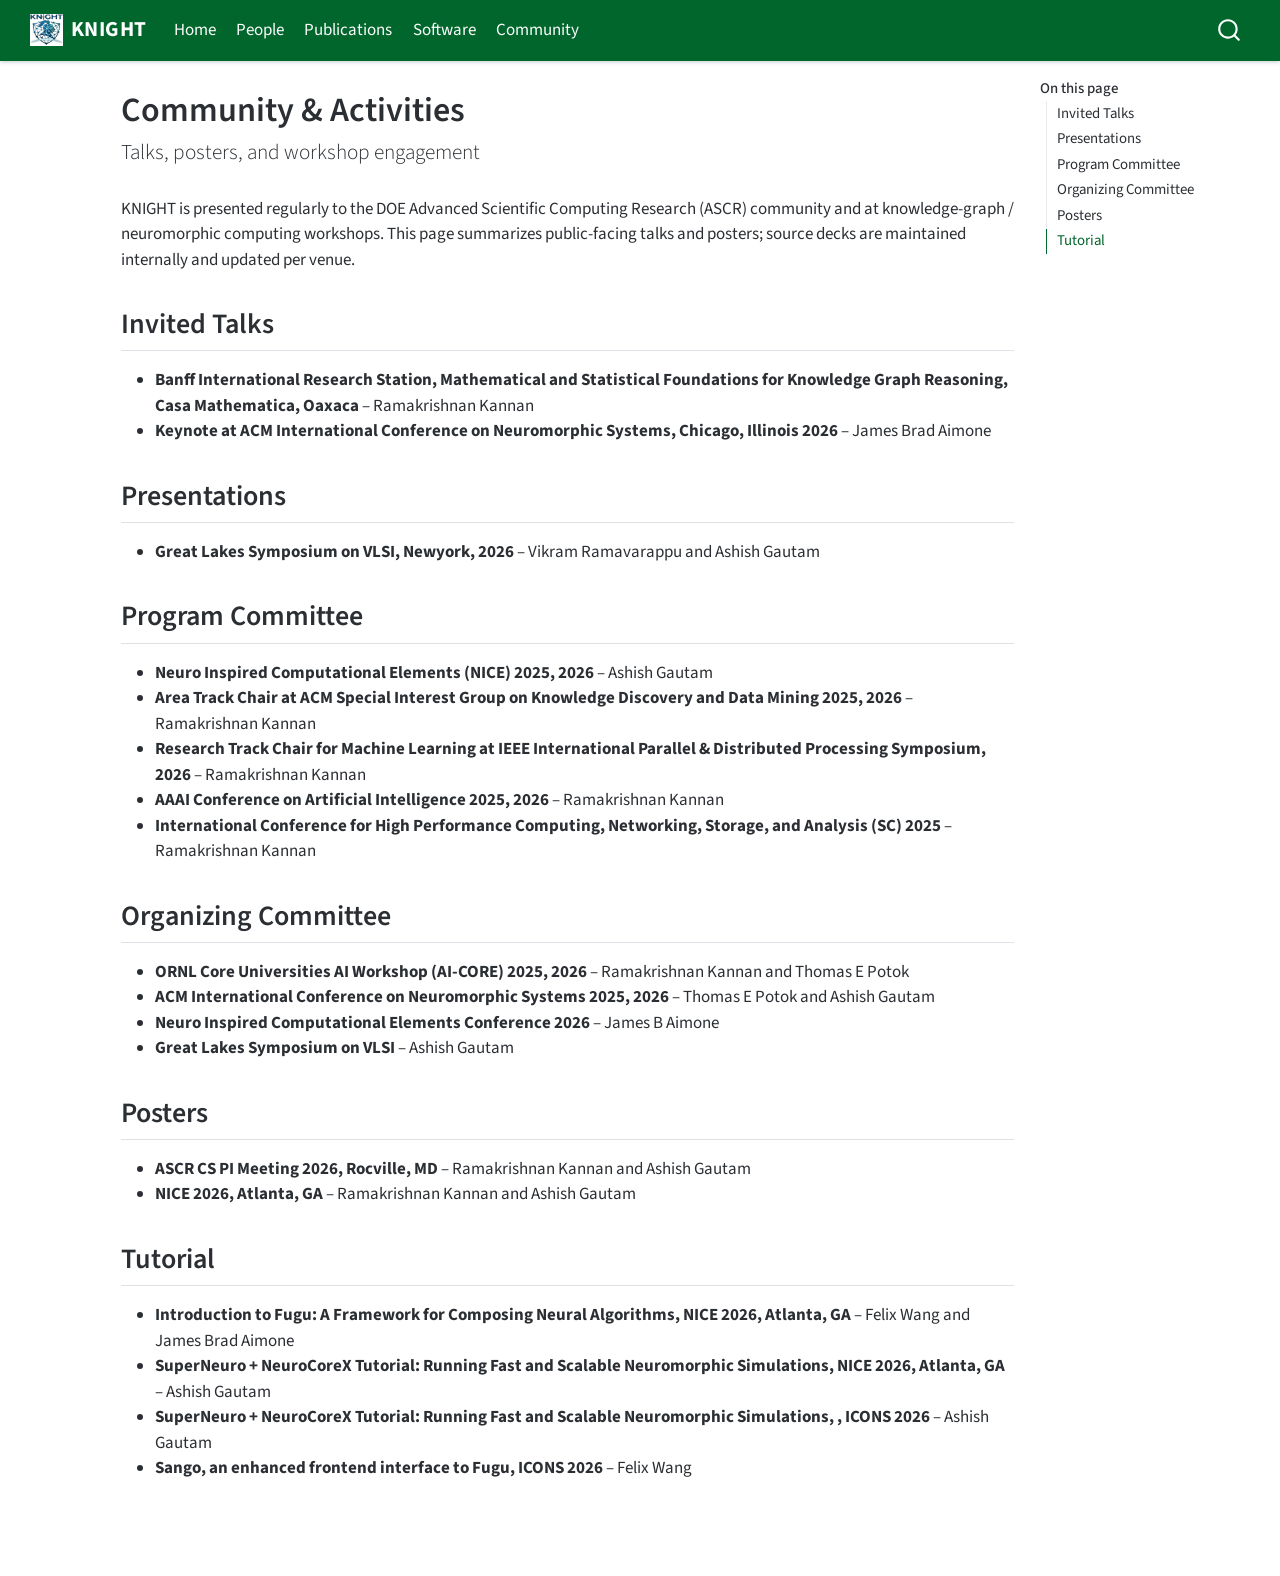
<file: community.html>
<!DOCTYPE html>
<html xmlns="http://www.w3.org/1999/xhtml" lang="en" xml:lang="en"><head>

<meta charset="utf-8">
<meta name="generator" content="quarto-1.10.18">

<meta name="viewport" content="width=device-width, initial-scale=1.0, user-scalable=yes">


<title>Community &amp; Activities – KNIGHT</title>
<style>
/* Default styles provided by pandoc.
** See https://pandoc.org/MANUAL.html#variables-for-html for config info.
*/
span.smallcaps{font-variant: small-caps;}
div.columns{display: flex; gap: 1.5em;}
div.column{flex: auto;}
@media screen {
div.columns{gap: min(4vw, 1.5em);}
div.column{overflow-x: auto;}
}
div.hanging-indent{margin-left: 1.5em; text-indent: -1.5em;}
ul.task-list{list-style: none;}
ul.task-list li input[type="checkbox"] {
  width: 0.8em;
  margin: 0 0.8em 0.2em -1em; /* quarto-specific, see https://github.com/quarto-dev/quarto-cli/issues/4556 */ 
  vertical-align: middle;
}
</style>


<script src="site_libs/quarto-nav/quarto-nav.js"></script>
<script src="site_libs/quarto-nav/headroom.min.js"></script>
<script src="site_libs/clipboard/clipboard.min.js"></script>
<script src="site_libs/quarto-search/autocomplete.umd.js"></script>
<script src="site_libs/quarto-search/fuse.min.js"></script>
<script src="site_libs/quarto-search/quarto-search.js"></script>
<meta name="quarto:offset" content="./">
<link href="./images/knight-logo.png" rel="icon" type="image/png">
<script src="site_libs/quarto-html/quarto.js" type="module"></script>
<script src="site_libs/quarto-html/tabsets/tabsets.js" type="module"></script>
<script src="site_libs/quarto-html/popper.min.js"></script>
<script src="site_libs/quarto-html/tippy.umd.min.js"></script>
<script src="site_libs/quarto-html/anchor.min.js"></script>
<link href="site_libs/quarto-html/tippy.css" rel="stylesheet">
<link href="site_libs/quarto-html/quarto-syntax-highlighting-2bec29a9bacf2b598905820d71afb463.css" rel="stylesheet" class="quarto-color-scheme" id="quarto-text-highlighting-styles">
<link href="site_libs/quarto-html/quarto-syntax-highlighting-dark-5fc413f607176f2629b9db3f72267386.css" rel="stylesheet" class="quarto-color-scheme quarto-color-alternate" id="quarto-text-highlighting-styles">
<link href="site_libs/quarto-html/quarto-syntax-highlighting-2bec29a9bacf2b598905820d71afb463.css" rel="stylesheet" class="quarto-color-scheme-extra" id="quarto-text-highlighting-styles">
<script src="site_libs/bootstrap/bootstrap.min.js"></script>
<link href="site_libs/bootstrap/bootstrap-icons.css" rel="stylesheet">
<link href="site_libs/bootstrap/bootstrap-6f01342275485f03131ba67d4434f863.min.css" rel="stylesheet" append-hash="true" class="quarto-color-scheme" id="quarto-bootstrap" data-mode="light">
<link href="site_libs/bootstrap/bootstrap-dark-5e0a045a80d09c23f4265ea1b00d7e96.min.css" rel="stylesheet" append-hash="true" class="quarto-color-scheme quarto-color-alternate" id="quarto-bootstrap" data-mode="light">
<link href="site_libs/bootstrap/bootstrap-6f01342275485f03131ba67d4434f863.min.css" rel="stylesheet" append-hash="true" class="quarto-color-scheme-extra" id="quarto-bootstrap" data-mode="light">
<script id="quarto-search-options" type="application/json">{
  "location": "navbar",
  "copy-button": false,
  "collapse-after": 3,
  "panel-placement": "end",
  "type": "overlay",
  "limit": 50,
  "keyboard-shortcut": [
    "f",
    "/",
    "s"
  ],
  "show-item-context": false,
  "language": {
    "search-no-results-text": "No results",
    "search-matching-documents-text": "matching documents",
    "search-copy-link-title": "Copy link to search",
    "search-hide-matches-text": "Hide additional matches",
    "search-more-match-text": "more match in this document",
    "search-more-matches-text": "more matches in this document",
    "search-clear-button-title": "Clear",
    "search-text-placeholder": "",
    "search-detached-cancel-button-title": "Cancel",
    "search-submit-button-title": "Submit",
    "search-label": "Search"
  }
}</script>


<link rel="stylesheet" href="styles.css">
</head>

<body class="nav-fixed quarto-light">

<div id="quarto-search-results"></div>
  <header id="quarto-header" class="headroom fixed-top">
    <nav class="navbar navbar-expand-lg " data-bs-theme="dark">
      <div class="navbar-container container-fluid">
      <div class="navbar-brand-container mx-auto">
    <a href="./index.html" class="navbar-brand navbar-brand-logo">
    <img src="./images/knight-logo.png" alt="" class="navbar-logo light-content">
    <img src="./images/knight-logo.png" alt="" class="navbar-logo dark-content">
    </a>
    <a class="navbar-brand" href="./index.html">
    <span class="navbar-title">KNIGHT</span>
    </a>
  </div>
            <div id="quarto-search" class="" title="Search"></div>
          <button class="navbar-toggler" type="button" data-bs-toggle="collapse" data-bs-target="#navbarCollapse" aria-controls="navbarCollapse" role="menu" aria-expanded="false" aria-label="Toggle navigation" onclick="if (window.quartoToggleHeadroom) { window.quartoToggleHeadroom(); }">
  <span class="navbar-toggler-icon"></span>
</button>
          <div class="collapse navbar-collapse" id="navbarCollapse">
            <ul class="navbar-nav navbar-nav-scroll me-auto">
  <li class="nav-item">
    <a class="nav-link" href="./index.html"> 
<span class="menu-text">Home</span></a>
  </li>  
  <li class="nav-item">
    <a class="nav-link" href="./people.html"> 
<span class="menu-text">People</span></a>
  </li>  
  <li class="nav-item">
    <a class="nav-link" href="./publications.html"> 
<span class="menu-text">Publications</span></a>
  </li>  
  <li class="nav-item">
    <a class="nav-link" href="./software.html"> 
<span class="menu-text">Software</span></a>
  </li>  
  <li class="nav-item">
    <a class="nav-link active" href="./community.html" aria-current="page"> 
<span class="menu-text">Community</span></a>
  </li>  
</ul>
          </div> <!-- /navcollapse -->
            <div class="quarto-navbar-tools">
</div>
      </div> <!-- /container-fluid -->
    </nav>
</header>
<!-- content -->
<div id="quarto-content" class="quarto-container page-columns page-rows-contents page-layout-article page-navbar">
<!-- sidebar -->
<!-- margin-sidebar -->
    <div id="quarto-margin-sidebar" class="sidebar margin-sidebar">
        <nav id="TOC" role="doc-toc" class="toc-active">
    <h2 id="toc-title">On this page</h2>
   
  <ul>
  <li><a href="#invited-talks" id="toc-invited-talks" class="nav-link active" data-scroll-target="#invited-talks">Invited Talks</a></li>
  <li><a href="#presentations" id="toc-presentations" class="nav-link" data-scroll-target="#presentations">Presentations</a></li>
  <li><a href="#program-committee" id="toc-program-committee" class="nav-link" data-scroll-target="#program-committee">Program Committee</a></li>
  <li><a href="#organizing-committee" id="toc-organizing-committee" class="nav-link" data-scroll-target="#organizing-committee">Organizing Committee</a></li>
  <li><a href="#posters" id="toc-posters" class="nav-link" data-scroll-target="#posters">Posters</a></li>
  <li><a href="#tutorial" id="toc-tutorial" class="nav-link" data-scroll-target="#tutorial">Tutorial</a></li>
  </ul>
</nav>
    </div>
<!-- main -->
<main class="content" id="quarto-document-content">

<header id="title-block-header" class="quarto-title-block default">
<div class="quarto-title">
<h1 class="title">Community &amp; Activities</h1>
<p class="subtitle lead">Talks, posters, and workshop engagement</p>
</div>



<div class="quarto-title-meta">

    
  
    
  </div>
  


</header>


<p>KNIGHT is presented regularly to the DOE Advanced Scientific Computing Research (ASCR) community and at knowledge-graph / neuromorphic computing workshops. This page summarizes public-facing talks and posters; source decks are maintained internally and updated per venue.</p>
<!-- ## DOE ASCR PI Meeting 2026 -- Poster

::: {.thread-card}
### KNIGHT: A Multimodal Knowledge Graph and Agentic Framework for Automated Neuromorphic Co-Design
**DOE ASCR Principal Investigators' Meeting, 2026**

Poster presenting the full KNIGHT stack -- the energy/knowledge-fragmentation
motivation, the NeuKRAG KG-RAG foundation, NeuKReAct's cross-domain
creativity results, and the Neuromorphic Codesign Agent's multimodal KG
scale-up (5,999 papers; 59,319 concept nodes; 260,476 formula nodes; 4,426
validated code snippets; 244 validated SPICE netlists).

Authors: R. Kannan, A. Gautam, R. Patton, T. E. Potok, T. Thomas, N. Haas,
V. Ramavarappu, S. Zhang, D. Zhou, J. B. Aimone, W. Severa, Z. Johnson-Scott.

![DOE ASCR PI Meeting 2026 poster](images/knight-ascr-pi-2026-poster.png){#fig-poster}
:::

## Workshop presentation -- Knowledge Graph Workshop 2026

::: {.thread-card}
### KNIGHT: Knowledge Graph-Driven Neuromorphic Co-Design
**Knowledge Graph Workshop 2026 - Oak Ridge National Laboratory - 40-minute talk - DOE ASCR**

A 27-slide deep dive covering the energy-wall motivation, the NeuKRAG 8-stage
KG construction pipeline and GraphRAG query engine, NeuKReAct's multi-corpus
agentic blackboard and combinatorial creativity metric (`N(R)`), the
Neuromorphic Codesign Agent's multimodal KG and constraint-driven code/SPICE
generation, and open research gaps for KG-RAG trustworthiness (faithfulness
vs. causality, attribution, redundancy, linearization, and graph-scale audit).

Presenters: R. Kannan, A. Gautam, R. Patton, N. Haas, T. Thomas, J. Aimone,
T. Potok -- Oak Ridge National Laboratory and Sandia National Laboratories.
:::

## ASCR Theme-1 breakout session

::: {.thread-card}
### KNIGHT Project Session -- Theme 1
**ASCR project review breakout session - ORNL / Sandia NL / Virginia Tech - DOE ASCR**

Structured as five parts -- Challenge, State of the Art, Research Direction,
Science Impact, and Future Work -- this session walks reviewers through the
von Neumann energy-wall motivation, the three-thread NeuKRAG -> NeuKReAct ->
Codesign Agent research direction, and headline results (921,545 triples,
`N(R) = 7.13` cross-domain novelty, 244 validated SPICE netlists, and
70%->88% constraint-compliance improvement from structured regeneration).
:::

## Related presentations

- **DOE ASCR project presentation** (`DOE-presentationv2.pptx`) -- positions
  KNIGHT's Agentic KG-RAG approach alongside a companion research direction,
  *HyperNeuro*, exploring spiking graph neural networks (SGNNs) and STDP as
  a path to scaling agentic KG-RAG with greater energy efficiency --
  discussion material developed in connection with a Gordon Bell 2026
  submission effort.
- **NeuKRAG detailed technical presentation** (`NEUKRAG_Presentation_with_visuals.pptx`,
  `Detailed presentation.pptx`) -- extended technical walkthroughs of the KG
  construction pipeline and GraphRAG results, used for internal reviews and
  follow-up discussions.
- **ASCR review prep decks** (`knight_aug28_ascr_v1.pptx`, `v2.pptx`) --
  working drafts prepared for an August ASCR project review.

## Related verification & validation work

A companion analysis, *"Grounded or Guessed? A Causal Attribution Framework
for Verifying Provenance in Knowledge-Graph RAG"* (Aditya et al., in
collaboration with the NeuKRAG authors), targets SIGKDD and identifies five
open gaps for trustworthy KG-RAG in scientific co-design pipelines:
faithfulness vs. causal grounding, attribution methods for hybrid
document-plus-graph context, redundancy-aware structural metrics, the
KG-to-token linearization gap, and graph-scale KG quality auditing. -->
<section id="invited-talks" class="level2">
<h2 class="anchored" data-anchor-id="invited-talks">Invited Talks</h2>
<ul>
<li><strong>Banff International Research Station, Mathematical and Statistical Foundations for Knowledge Graph Reasoning, Casa Mathematica, Oaxaca</strong> – Ramakrishnan Kannan</li>
<li><strong>Keynote at ACM International Conference on Neuromorphic Systems, Chicago, Illinois 2026</strong> – James Brad Aimone</li>
</ul>
</section>
<section id="presentations" class="level2">
<h2 class="anchored" data-anchor-id="presentations">Presentations</h2>
<ul>
<li><strong>Great Lakes Symposium on VLSI, Newyork, 2026</strong> – Vikram Ramavarappu and Ashish Gautam</li>
</ul>
</section>
<section id="program-committee" class="level2">
<h2 class="anchored" data-anchor-id="program-committee">Program Committee</h2>
<ul>
<li><strong>Neuro Inspired Computational Elements (NICE) 2025, 2026</strong> – Ashish Gautam</li>
<li><strong>Area Track Chair at ACM Special Interest Group on Knowledge Discovery and Data Mining 2025, 2026</strong> – Ramakrishnan Kannan</li>
<li><strong>Research Track Chair for Machine Learning at IEEE International Parallel &amp; Distributed Processing Symposium, 2026</strong> – Ramakrishnan Kannan</li>
<li><strong>AAAI Conference on Artificial Intelligence 2025, 2026</strong> – Ramakrishnan Kannan</li>
<li><strong>International Conference for High Performance Computing, Networking, Storage, and Analysis (SC) 2025</strong> – Ramakrishnan Kannan</li>
</ul>
</section>
<section id="organizing-committee" class="level2">
<h2 class="anchored" data-anchor-id="organizing-committee">Organizing Committee</h2>
<ul>
<li><strong>ORNL Core Universities AI Workshop (AI-CORE) 2025, 2026</strong> – Ramakrishnan Kannan and Thomas E Potok</li>
<li><strong>ACM International Conference on Neuromorphic Systems 2025, 2026</strong> – Thomas E Potok and Ashish Gautam</li>
<li><strong>Neuro Inspired Computational Elements Conference 2026</strong> – James B Aimone</li>
<li><strong>Great Lakes Symposium on VLSI</strong> – Ashish Gautam</li>
</ul>
</section>
<section id="posters" class="level2">
<h2 class="anchored" data-anchor-id="posters">Posters</h2>
<ul>
<li><strong>ASCR CS PI Meeting 2026, Rocville, MD</strong> – Ramakrishnan Kannan and Ashish Gautam</li>
<li><strong>NICE 2026, Atlanta, GA</strong> – Ramakrishnan Kannan and Ashish Gautam</li>
</ul>
</section>
<section id="tutorial" class="level2">
<h2 class="anchored" data-anchor-id="tutorial">Tutorial</h2>
<ul>
<li><strong>Introduction to Fugu: A Framework for Composing Neural Algorithms, NICE 2026, Atlanta, GA</strong> – Felix Wang and James Brad Aimone</li>
<li><strong>SuperNeuro + NeuroCoreX Tutorial: Running Fast and Scalable Neuromorphic Simulations, NICE 2026, Atlanta, GA</strong> – Ashish Gautam</li>
<li><strong>SuperNeuro + NeuroCoreX Tutorial: Running Fast and Scalable Neuromorphic Simulations, , ICONS 2026</strong> – Ashish Gautam</li>
<li><strong>Sango, an enhanced frontend interface to Fugu, ICONS 2026</strong> – Felix Wang</li>
</ul>


</section>

</main> <!-- /main -->
<script id="quarto-html-after-body" type="application/javascript">
  window.document.addEventListener("DOMContentLoaded", function (event) {
    const icon = "";
    const anchorJS = new window.AnchorJS();
    anchorJS.options = {
      placement: 'right',
      icon: icon
    };
    anchorJS.add('.anchored');
    const isCodeAnnotation = (el) => {
      for (const clz of el.classList) {
        if (clz.startsWith('code-annotation-')) {                     
          return true;
        }
      }
      return false;
    }
    const onCopySuccess = function(e) {
      // button target
      const button = e.trigger;
      // don't keep focus
      button.blur();
      // flash "checked"
      button.classList.add('code-copy-button-checked');
      var currentTitle = button.getAttribute("title");
      button.setAttribute("title", "Copied!");
      let tooltip;
      if (window.bootstrap) {
        button.setAttribute("data-bs-toggle", "tooltip");
        button.setAttribute("data-bs-placement", "left");
        button.setAttribute("data-bs-title", "Copied!");
        tooltip = new bootstrap.Tooltip(button, 
          { trigger: "manual", 
            customClass: "code-copy-button-tooltip",
            offset: [0, -8]});
        tooltip.show();    
      }
      setTimeout(function() {
        if (tooltip) {
          tooltip.hide();
          button.removeAttribute("data-bs-title");
          button.removeAttribute("data-bs-toggle");
          button.removeAttribute("data-bs-placement");
        }
        button.setAttribute("title", currentTitle);
        button.classList.remove('code-copy-button-checked');
      }, 1000);
      // clear code selection
      e.clearSelection();
    }
    const getTextToCopy = function(trigger) {
      const outerScaffold = trigger.parentElement.cloneNode(true);
      const codeEl = outerScaffold.querySelector('code');
      for (const childEl of codeEl.children) {
        if (isCodeAnnotation(childEl)) {
          childEl.remove();
        }
      }
      return codeEl.innerText;
    }
    const clipboard = new window.ClipboardJS('.code-copy-button:not([data-in-quarto-modal])', {
      text: getTextToCopy
    });
    clipboard.on('success', onCopySuccess);
    if (window.document.getElementById('quarto-embedded-source-code-modal')) {
      const clipboardModal = new window.ClipboardJS('.code-copy-button[data-in-quarto-modal]', {
        text: getTextToCopy,
        container: window.document.getElementById('quarto-embedded-source-code-modal')
      });
      clipboardModal.on('success', onCopySuccess);
    }
      var localhostRegex = new RegExp(/^(?:http|https):\/\/localhost\:?[0-9]*\//);
      var mailtoRegex = new RegExp(/^mailto:/);
        var filterRegex = new RegExp("https:\/\/ramkikannan\.com\/knight\/");
      var isInternal = (href) => {
          return filterRegex.test(href) || localhostRegex.test(href) || mailtoRegex.test(href);
      }
      // Inspect non-navigation links and adorn them if external
     var links = window.document.querySelectorAll('a[href]:not(.nav-link):not(.navbar-brand):not(.toc-action):not(.sidebar-link):not(.sidebar-item-toggle):not(.pagination-link):not(.no-external):not([aria-hidden]):not(.dropdown-item):not(.quarto-navigation-tool):not(.about-link)');
      for (var i=0; i<links.length; i++) {
        const link = links[i];
        if (!isInternal(link.href)) {
          // undo the damage that might have been done by quarto-nav.js in the case of
          // links that we want to consider external
          if (link.dataset.originalHref !== undefined) {
            link.href = link.dataset.originalHref;
          }
            // target, if specified
            link.setAttribute("target", "_blank");
            if (link.getAttribute("rel") === null) {
              link.setAttribute("rel", "noopener");
            }
        }
      }
    function tippyHover(el, contentFn, onTriggerFn, onUntriggerFn) {
      const config = {
        allowHTML: true,
        maxWidth: 500,
        delay: 100,
        arrow: false,
        appendTo: function(el) {
            return el.parentElement;
        },
        interactive: true,
        interactiveBorder: 10,
        theme: 'quarto',
        placement: 'bottom-start',
      };
      if (contentFn) {
        config.content = contentFn;
      }
      if (onTriggerFn) {
        config.onTrigger = onTriggerFn;
      }
      if (onUntriggerFn) {
        config.onUntrigger = onUntriggerFn;
      }
      window.tippy(el, config); 
    }
    const noterefs = window.document.querySelectorAll('a[role="doc-noteref"]');
    for (var i=0; i<noterefs.length; i++) {
      const ref = noterefs[i];
      tippyHover(ref, function() {
        // use id or data attribute instead here
        let href = ref.getAttribute('data-footnote-href') || ref.getAttribute('href');
        try { href = new URL(href).hash; } catch {}
        const id = href.replace(/^#\/?/, "");
        const note = window.document.getElementById(id);
        if (note) {
          return note.innerHTML;
        } else {
          return "";
        }
      });
    }
    const xrefs = window.document.querySelectorAll('a.quarto-xref');
    const processXRef = (id, note) => {
      // Strip column container classes
      const stripColumnClz = (el) => {
        el.classList.remove("page-full", "page-columns");
        if (el.children) {
          for (const child of el.children) {
            stripColumnClz(child);
          }
        }
      }
      stripColumnClz(note)
      if (id === null || id.startsWith('sec-')) {
        // Special case sections, only their first couple elements
        const container = document.createElement("div");
        if (note.children && note.children.length > 2) {
          container.appendChild(note.children[0].cloneNode(true));
          for (let i = 1; i < note.children.length; i++) {
            const child = note.children[i];
            if (child.tagName === "P" && child.innerText === "") {
              continue;
            } else {
              container.appendChild(child.cloneNode(true));
              break;
            }
          }
          if (window.Quarto?.typesetMath) {
            window.Quarto.typesetMath(container);
          }
          return container.innerHTML
        } else {
          if (window.Quarto?.typesetMath) {
            window.Quarto.typesetMath(note);
          }
          return note.innerHTML;
        }
      } else {
        // Remove any anchor links if they are present
        const anchorLink = note.querySelector('a.anchorjs-link');
        if (anchorLink) {
          anchorLink.remove();
        }
        if (window.Quarto?.typesetMath) {
          window.Quarto.typesetMath(note);
        }
        if (note.classList.contains("callout")) {
          return note.outerHTML;
        } else {
          return note.innerHTML;
        }
      }
    }
    for (var i=0; i<xrefs.length; i++) {
      const xref = xrefs[i];
      tippyHover(xref, undefined, function(instance) {
        instance.disable();
        let url = xref.getAttribute('href');
        let hash = undefined; 
        if (url.startsWith('#')) {
          hash = url;
        } else {
          try { hash = new URL(url).hash; } catch {}
        }
        if (hash) {
          const id = hash.replace(/^#\/?/, "");
          const note = window.document.getElementById(id);
          if (note !== null) {
            try {
              const html = processXRef(id, note.cloneNode(true));
              instance.setContent(html);
            } finally {
              instance.enable();
              instance.show();
            }
          } else {
            // See if we can fetch this
            fetch(url.split('#')[0])
            .then(res => res.text())
            .then(html => {
              const parser = new DOMParser();
              const htmlDoc = parser.parseFromString(html, "text/html");
              const note = htmlDoc.getElementById(id);
              if (note !== null) {
                const html = processXRef(id, note);
                instance.setContent(html);
              } 
            }).finally(() => {
              instance.enable();
              instance.show();
            });
          }
        } else {
          // See if we can fetch a full url (with no hash to target)
          // This is a special case and we should probably do some content thinning / targeting
          fetch(url)
          .then(res => res.text())
          .then(html => {
            const parser = new DOMParser();
            const htmlDoc = parser.parseFromString(html, "text/html");
            const note = htmlDoc.querySelector('main.content');
            if (note !== null) {
              // This should only happen for chapter cross references
              // (since there is no id in the URL)
              // remove the first header
              if (note.children.length > 0 && note.children[0].tagName === "HEADER") {
                note.children[0].remove();
              }
              const html = processXRef(null, note);
              instance.setContent(html);
            } 
          }).finally(() => {
            instance.enable();
            instance.show();
          });
        }
      }, function(instance) {
      });
    }
        let selectedAnnoteEl;
        const selectorForAnnotation = ( cell, annotation) => {
          let cellAttr = 'data-code-cell="' + cell + '"';
          let lineAttr = 'data-code-annotation="' +  annotation + '"';
          const selector = 'span[' + cellAttr + '][' + lineAttr + ']';
          return selector;
        }
        const selectCodeLines = (annoteEl) => {
          const doc = window.document;
          const targetCell = annoteEl.getAttribute("data-target-cell");
          const targetAnnotation = annoteEl.getAttribute("data-target-annotation");
          const annoteSpan = window.document.querySelector(selectorForAnnotation(targetCell, targetAnnotation));
          const lines = annoteSpan.getAttribute("data-code-lines").split(",");
          const lineIds = lines.map((line) => {
            return targetCell + "-" + line;
          })
          let top = null;
          let height = null;
          let parent = null;
          if (lineIds.length > 0) {
              //compute the position of the single el (top and bottom and make a div)
              const el = window.document.getElementById(lineIds[0]);
              top = el.offsetTop;
              height = el.offsetHeight;
              parent = el.parentElement.parentElement;
            if (lineIds.length > 1) {
              const lastEl = window.document.getElementById(lineIds[lineIds.length - 1]);
              const bottom = lastEl.offsetTop + lastEl.offsetHeight;
              height = bottom - top;
            }
            if (top !== null && height !== null && parent !== null) {
              // cook up a div (if necessary) and position it 
              let div = window.document.getElementById("code-annotation-line-highlight");
              if (div === null) {
                div = window.document.createElement("div");
                div.setAttribute("id", "code-annotation-line-highlight");
                div.style.position = 'absolute';
                parent.appendChild(div);
              }
              div.style.top = top - 2 + "px";
              div.style.height = height + 4 + "px";
              div.style.left = 0;
              let gutterDiv = window.document.getElementById("code-annotation-line-highlight-gutter");
              if (gutterDiv === null) {
                gutterDiv = window.document.createElement("div");
                gutterDiv.setAttribute("id", "code-annotation-line-highlight-gutter");
                gutterDiv.style.position = 'absolute';
                const codeCell = window.document.getElementById(targetCell);
                const gutter = codeCell.querySelector('.code-annotation-gutter');
                gutter.appendChild(gutterDiv);
              }
              gutterDiv.style.top = top - 2 + "px";
              gutterDiv.style.height = height + 4 + "px";
            }
            selectedAnnoteEl = annoteEl;
          }
        };
        const unselectCodeLines = () => {
          const elementsIds = ["code-annotation-line-highlight", "code-annotation-line-highlight-gutter"];
          elementsIds.forEach((elId) => {
            const div = window.document.getElementById(elId);
            if (div) {
              div.remove();
            }
          });
          selectedAnnoteEl = undefined;
        };
          // Handle positioning of the toggle
      window.addEventListener(
        "resize",
        throttle(() => {
          elRect = undefined;
          if (selectedAnnoteEl) {
            selectCodeLines(selectedAnnoteEl);
          }
        }, 10)
      );
      function throttle(fn, ms) {
      let throttle = false;
      let timer;
        return (...args) => {
          if(!throttle) { // first call gets through
              fn.apply(this, args);
              throttle = true;
          } else { // all the others get throttled
              if(timer) clearTimeout(timer); // cancel #2
              timer = setTimeout(() => {
                fn.apply(this, args);
                timer = throttle = false;
              }, ms);
          }
        };
      }
        // Attach click handler to the DT
        const annoteDls = window.document.querySelectorAll('dt[data-target-cell]');
        for (const annoteDlNode of annoteDls) {
          annoteDlNode.addEventListener('click', (event) => {
            const clickedEl = event.target;
            if (clickedEl !== selectedAnnoteEl) {
              unselectCodeLines();
              const activeEl = window.document.querySelector('dt[data-target-cell].code-annotation-active');
              if (activeEl) {
                activeEl.classList.remove('code-annotation-active');
              }
              selectCodeLines(clickedEl);
              clickedEl.classList.add('code-annotation-active');
            } else {
              // Unselect the line
              unselectCodeLines();
              clickedEl.classList.remove('code-annotation-active');
            }
          });
        }
    const findCites = (el) => {
      const parentEl = el.parentElement;
      if (parentEl) {
        const cites = parentEl.dataset.cites;
        if (cites) {
          return {
            el,
            cites: cites.split(' ')
          };
        } else {
          return findCites(el.parentElement)
        }
      } else {
        return undefined;
      }
    };
    var bibliorefs = window.document.querySelectorAll('a[role="doc-biblioref"]');
    for (var i=0; i<bibliorefs.length; i++) {
      const ref = bibliorefs[i];
      const citeInfo = findCites(ref);
      if (citeInfo) {
        tippyHover(citeInfo.el, function() {
          var popup = window.document.createElement('div');
          citeInfo.cites.forEach(function(cite) {
            var citeDiv = window.document.createElement('div');
            citeDiv.classList.add('hanging-indent');
            citeDiv.classList.add('csl-entry');
            var biblioDiv = window.document.getElementById('ref-' + cite);
            if (biblioDiv) {
              citeDiv.innerHTML = biblioDiv.innerHTML;
            }
            popup.appendChild(citeDiv);
          });
          return popup.innerHTML;
        });
      }
    }
  });
  </script>
</div> <!-- /content -->




</body></html>
</file>
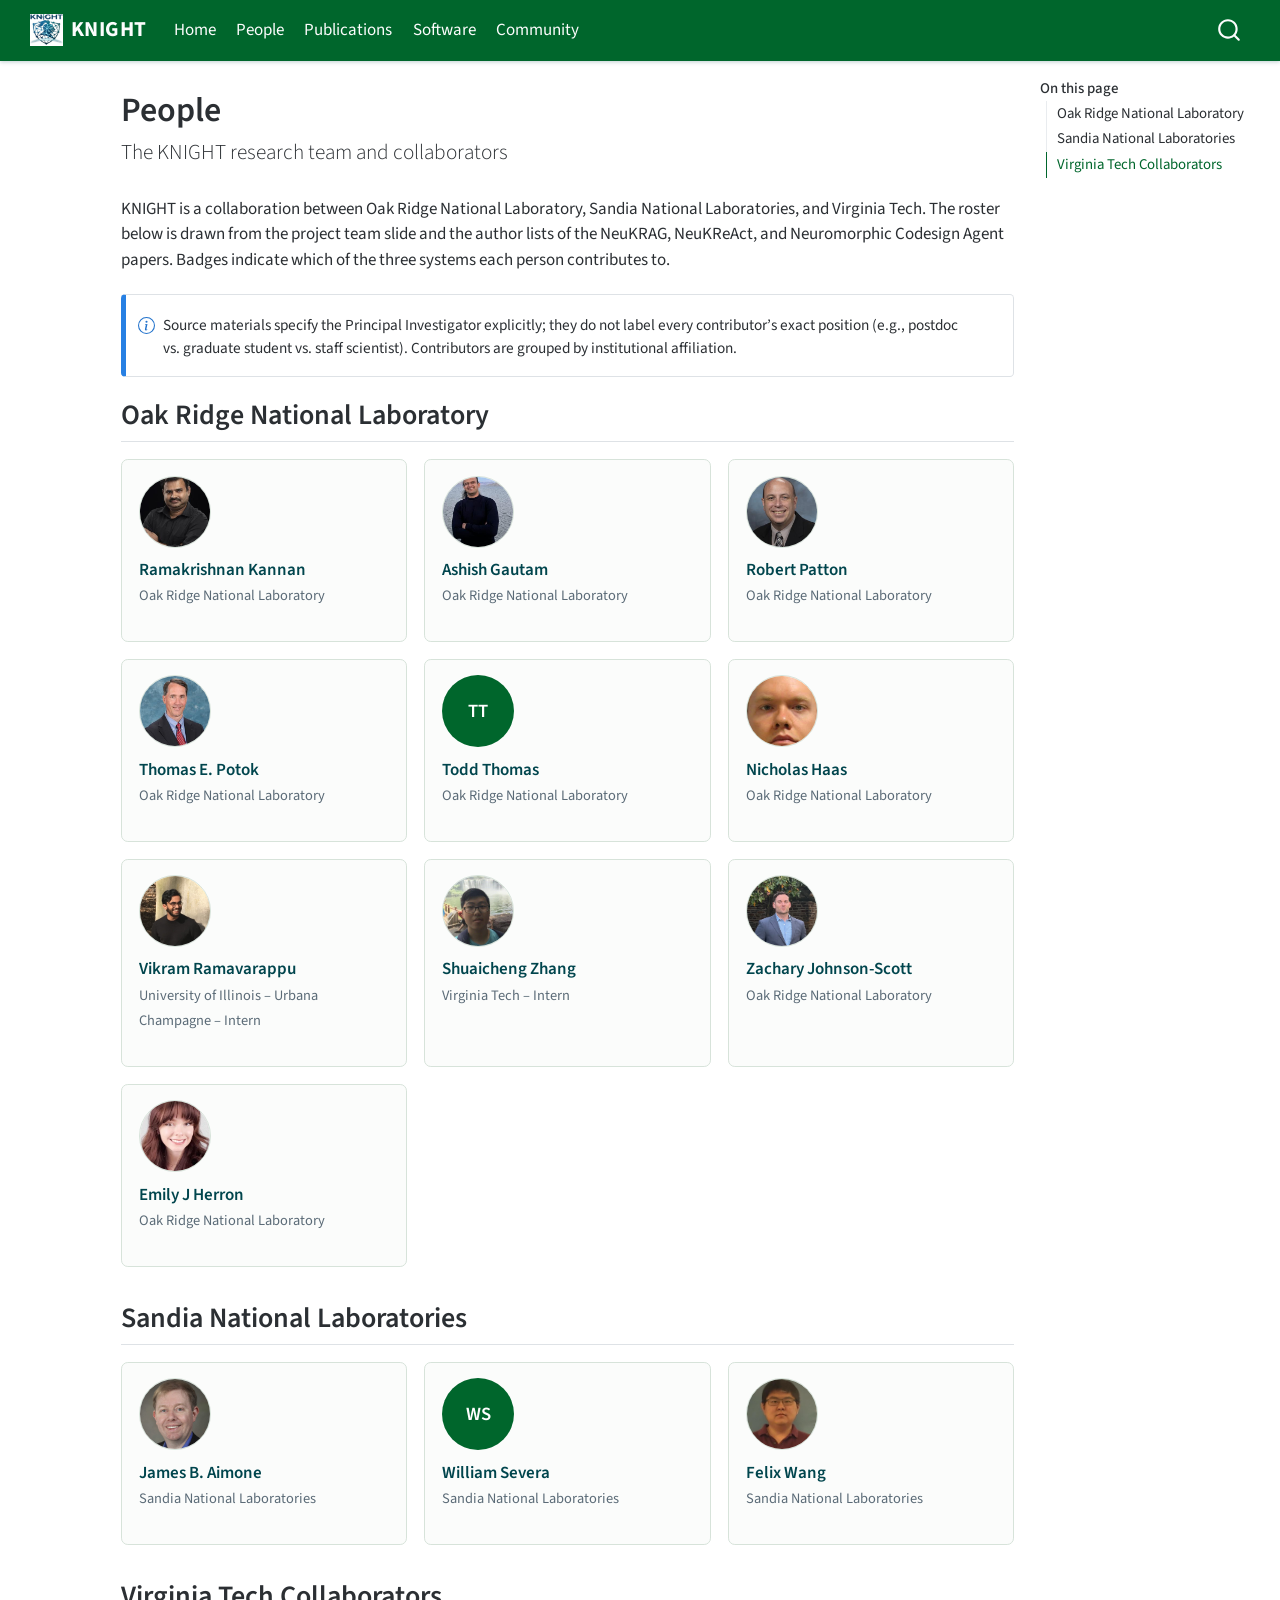
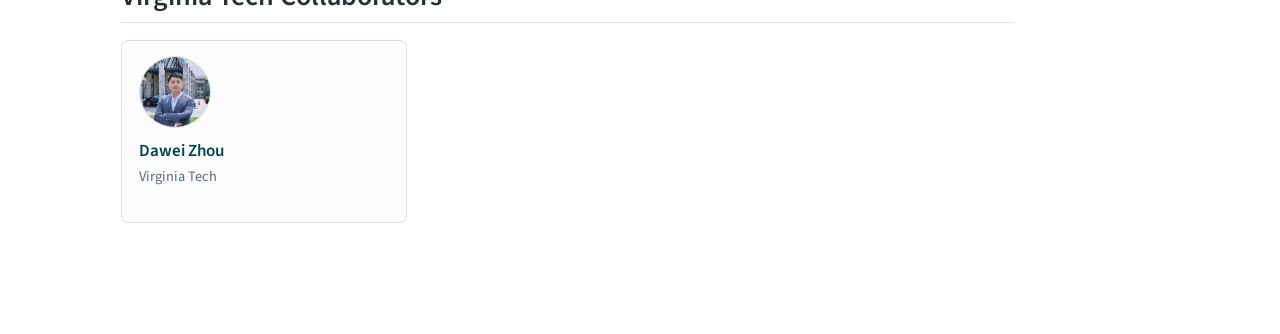
<file: people.html>
<!DOCTYPE html>
<html xmlns="http://www.w3.org/1999/xhtml" lang="en" xml:lang="en"><head>

<meta charset="utf-8">
<meta name="generator" content="quarto-1.10.18">

<meta name="viewport" content="width=device-width, initial-scale=1.0, user-scalable=yes">


<title>People – KNIGHT</title>
<style>
/* Default styles provided by pandoc.
** See https://pandoc.org/MANUAL.html#variables-for-html for config info.
*/
span.smallcaps{font-variant: small-caps;}
div.columns{display: flex; gap: 1.5em;}
div.column{flex: auto;}
@media screen {
div.columns{gap: min(4vw, 1.5em);}
div.column{overflow-x: auto;}
}
div.hanging-indent{margin-left: 1.5em; text-indent: -1.5em;}
ul.task-list{list-style: none;}
ul.task-list li input[type="checkbox"] {
  width: 0.8em;
  margin: 0 0.8em 0.2em -1em; /* quarto-specific, see https://github.com/quarto-dev/quarto-cli/issues/4556 */ 
  vertical-align: middle;
}
</style>


<script src="site_libs/quarto-nav/quarto-nav.js"></script>
<script src="site_libs/quarto-nav/headroom.min.js"></script>
<script src="site_libs/clipboard/clipboard.min.js"></script>
<script src="site_libs/quarto-search/autocomplete.umd.js"></script>
<script src="site_libs/quarto-search/fuse.min.js"></script>
<script src="site_libs/quarto-search/quarto-search.js"></script>
<meta name="quarto:offset" content="./">
<link href="./images/knight-logo.png" rel="icon" type="image/png">
<script src="site_libs/quarto-html/quarto.js" type="module"></script>
<script src="site_libs/quarto-html/tabsets/tabsets.js" type="module"></script>
<script src="site_libs/quarto-html/popper.min.js"></script>
<script src="site_libs/quarto-html/tippy.umd.min.js"></script>
<script src="site_libs/quarto-html/anchor.min.js"></script>
<link href="site_libs/quarto-html/tippy.css" rel="stylesheet">
<link href="site_libs/quarto-html/quarto-syntax-highlighting-2bec29a9bacf2b598905820d71afb463.css" rel="stylesheet" class="quarto-color-scheme" id="quarto-text-highlighting-styles">
<link href="site_libs/quarto-html/quarto-syntax-highlighting-dark-5fc413f607176f2629b9db3f72267386.css" rel="stylesheet" class="quarto-color-scheme quarto-color-alternate" id="quarto-text-highlighting-styles">
<link href="site_libs/quarto-html/quarto-syntax-highlighting-2bec29a9bacf2b598905820d71afb463.css" rel="stylesheet" class="quarto-color-scheme-extra" id="quarto-text-highlighting-styles">
<script src="site_libs/bootstrap/bootstrap.min.js"></script>
<link href="site_libs/bootstrap/bootstrap-icons.css" rel="stylesheet">
<link href="site_libs/bootstrap/bootstrap-6f01342275485f03131ba67d4434f863.min.css" rel="stylesheet" append-hash="true" class="quarto-color-scheme" id="quarto-bootstrap" data-mode="light">
<link href="site_libs/bootstrap/bootstrap-dark-5e0a045a80d09c23f4265ea1b00d7e96.min.css" rel="stylesheet" append-hash="true" class="quarto-color-scheme quarto-color-alternate" id="quarto-bootstrap" data-mode="light">
<link href="site_libs/bootstrap/bootstrap-6f01342275485f03131ba67d4434f863.min.css" rel="stylesheet" append-hash="true" class="quarto-color-scheme-extra" id="quarto-bootstrap" data-mode="light">
<script id="quarto-search-options" type="application/json">{
  "location": "navbar",
  "copy-button": false,
  "collapse-after": 3,
  "panel-placement": "end",
  "type": "overlay",
  "limit": 50,
  "keyboard-shortcut": [
    "f",
    "/",
    "s"
  ],
  "show-item-context": false,
  "language": {
    "search-no-results-text": "No results",
    "search-matching-documents-text": "matching documents",
    "search-copy-link-title": "Copy link to search",
    "search-hide-matches-text": "Hide additional matches",
    "search-more-match-text": "more match in this document",
    "search-more-matches-text": "more matches in this document",
    "search-clear-button-title": "Clear",
    "search-text-placeholder": "",
    "search-detached-cancel-button-title": "Cancel",
    "search-submit-button-title": "Submit",
    "search-label": "Search"
  }
}</script>


<link rel="stylesheet" href="styles.css">
</head>

<body class="nav-fixed quarto-light">

<div id="quarto-search-results"></div>
  <header id="quarto-header" class="headroom fixed-top">
    <nav class="navbar navbar-expand-lg " data-bs-theme="dark">
      <div class="navbar-container container-fluid">
      <div class="navbar-brand-container mx-auto">
    <a href="./index.html" class="navbar-brand navbar-brand-logo">
    <img src="./images/knight-logo.png" alt="" class="navbar-logo light-content">
    <img src="./images/knight-logo.png" alt="" class="navbar-logo dark-content">
    </a>
    <a class="navbar-brand" href="./index.html">
    <span class="navbar-title">KNIGHT</span>
    </a>
  </div>
            <div id="quarto-search" class="" title="Search"></div>
          <button class="navbar-toggler" type="button" data-bs-toggle="collapse" data-bs-target="#navbarCollapse" aria-controls="navbarCollapse" role="menu" aria-expanded="false" aria-label="Toggle navigation" onclick="if (window.quartoToggleHeadroom) { window.quartoToggleHeadroom(); }">
  <span class="navbar-toggler-icon"></span>
</button>
          <div class="collapse navbar-collapse" id="navbarCollapse">
            <ul class="navbar-nav navbar-nav-scroll me-auto">
  <li class="nav-item">
    <a class="nav-link" href="./index.html"> 
<span class="menu-text">Home</span></a>
  </li>  
  <li class="nav-item">
    <a class="nav-link active" href="./people.html" aria-current="page"> 
<span class="menu-text">People</span></a>
  </li>  
  <li class="nav-item">
    <a class="nav-link" href="./publications.html"> 
<span class="menu-text">Publications</span></a>
  </li>  
  <li class="nav-item">
    <a class="nav-link" href="./software.html"> 
<span class="menu-text">Software</span></a>
  </li>  
  <li class="nav-item">
    <a class="nav-link" href="./community.html"> 
<span class="menu-text">Community</span></a>
  </li>  
</ul>
          </div> <!-- /navcollapse -->
            <div class="quarto-navbar-tools">
</div>
      </div> <!-- /container-fluid -->
    </nav>
</header>
<!-- content -->
<div id="quarto-content" class="quarto-container page-columns page-rows-contents page-layout-article page-navbar">
<!-- sidebar -->
<!-- margin-sidebar -->
    <div id="quarto-margin-sidebar" class="sidebar margin-sidebar">
        <nav id="TOC" role="doc-toc" class="toc-active">
    <h2 id="toc-title">On this page</h2>
   
  <ul>
  <li><a href="#oak-ridge-national-laboratory" id="toc-oak-ridge-national-laboratory" class="nav-link active" data-scroll-target="#oak-ridge-national-laboratory">Oak Ridge National Laboratory</a></li>
  <li><a href="#sandia-national-laboratories" id="toc-sandia-national-laboratories" class="nav-link" data-scroll-target="#sandia-national-laboratories">Sandia National Laboratories</a></li>
  <li><a href="#virginia-tech-collaborators" id="toc-virginia-tech-collaborators" class="nav-link" data-scroll-target="#virginia-tech-collaborators">Virginia Tech Collaborators</a></li>
  </ul>
</nav>
    </div>
<!-- main -->
<main class="content" id="quarto-document-content">

<header id="title-block-header" class="quarto-title-block default">
<div class="quarto-title">
<h1 class="title">People</h1>
<p class="subtitle lead">The KNIGHT research team and collaborators</p>
</div>



<div class="quarto-title-meta">

    
  
    
  </div>
  


</header>


<p>KNIGHT is a collaboration between Oak Ridge National Laboratory, Sandia National Laboratories, and Virginia Tech. The roster below is drawn from the project team slide and the author lists of the NeuKRAG, NeuKReAct, and Neuromorphic Codesign Agent papers. Badges indicate which of the three systems each person contributes to.</p>
<div class="callout callout-style-simple callout-note">
<div class="callout-body d-flex">
<div class="callout-icon-container">
<i class="callout-icon"></i>
</div>
<div class="callout-body-container">
<p>Source materials specify the Principal Investigator explicitly; they do not label every contributor’s exact position (e.g., postdoc vs.&nbsp;graduate student vs.&nbsp;staff scientist). Contributors are grouped by institutional affiliation.</p>
<!-- below rather than by an unverified job title. Please contact the PI to 
correct or extend an entry.
::: -->
<!-- ## Principal Investigator -->
<!-- ::: {.people-grid} -->
<!-- `NeuKRAG` `NeuKReAct` `Codesign Agent`
::: -->
</div>
</div>
</div>
<section id="oak-ridge-national-laboratory" class="level2">
<h2 class="anchored" data-anchor-id="oak-ridge-national-laboratory">Oak Ridge National Laboratory</h2>
<div class="people-grid">
<div class="person-card">
<p><img src="images/people/ramakrishnan-kannan.jpg" class="person-photo img-fluid"> <span class="person-name">Ramakrishnan Kannan</span><br>
<span class="person-affil">Oak Ridge National Laboratory</span></p>
</div>
<div class="person-card">
<p><img src="images/people/ashish-gautam.jpg" class="person-photo img-fluid"> <span class="person-name">Ashish Gautam</span><br>
<span class="person-affil">Oak Ridge National Laboratory</span></p>
<!-- `NeuKRAG` `NeuKReAct` `Codesign Agent` -->
</div>
<div class="person-card">
<p><img src="images/people/robert-patton.jpg" class="person-photo img-fluid"> <span class="person-name">Robert Patton</span><br>
<span class="person-affil">Oak Ridge National Laboratory</span></p>
<!-- `NeuKRAG` `NeuKReAct` `Codesign Agent` -->
</div>
<div class="person-card">
<p><img src="images/people/thomas-potok.jpg" class="person-photo img-fluid"> <span class="person-name">Thomas E. Potok</span><br>
<span class="person-affil">Oak Ridge National Laboratory</span></p>
<!-- `NeuKRAG` `NeuKReAct` -->
</div>
<div class="person-card">
<p><span class="person-photo-placeholder">TT</span> <span class="person-name">Todd Thomas</span><br>
<span class="person-affil">Oak Ridge National Laboratory</span></p>
<!-- `NeuKRAG` `NeuKReAct` -->
</div>
<div class="person-card">
<p><img src="images/people/nicholas-haas.jpg" class="person-photo img-fluid"> <span class="person-name">Nicholas Haas</span><br>
<span class="person-affil">Oak Ridge National Laboratory</span></p>
<!-- `NeuKRAG` `Codesign Agent` -->
</div>
<div class="person-card">
<p><img src="images/people/vikram-ramavarappu.jpg" class="person-photo img-fluid"> <span class="person-name">Vikram Ramavarappu</span><br>
<span class="person-affil">University of Illinois – Urbana Champagne – Intern</span></p>
<!-- `NeuKRAG` `Codesign Agent` -->
</div>
<div class="person-card">
<p><img src="images/people/shuaicheng-zhang.jpg" class="person-photo img-fluid"> <span class="person-name">Shuaicheng Zhang</span><br>
<span class="person-affil">Virginia Tech – Intern</span></p>
<!-- `Codesign Agent` -->
</div>
<div class="person-card">
<p><img src="images/people/zachary-johnson-scott.jpg" class="person-photo img-fluid"> <span class="person-name">Zachary Johnson-Scott</span><br>
<span class="person-affil">Oak Ridge National Laboratory</span></p>
</div>
<div class="person-card">
<p><img src="images/people/emily-herron.jpg" class="person-photo img-fluid"> <span class="person-name">Emily J Herron</span><br>
<span class="person-affil">Oak Ridge National Laboratory</span> <!-- `NeuKRAG` `NeuKReAct` `Codesign Agent` --></p>
</div>
</div>
</section>
<section id="sandia-national-laboratories" class="level2">
<h2 class="anchored" data-anchor-id="sandia-national-laboratories">Sandia National Laboratories</h2>
<div class="people-grid">
<div class="person-card">
<p><img src="images/people/james-aimone.jpg" class="person-photo img-fluid"> <span class="person-name">James B. Aimone</span><br>
<span class="person-affil">Sandia National Laboratories</span> <!-- `Codesign Agent` --></p>
</div>
<div class="person-card">
<p><span class="person-photo-placeholder">WS</span> <span class="person-name">William Severa</span><br>
<span class="person-affil">Sandia National Laboratories</span></p>
</div>
<div class="person-card">
<p><img src="images/people/felix-wang.jpg" class="person-photo img-fluid"> <span class="person-name">Felix Wang</span><br>
<span class="person-affil">Sandia National Laboratories</span> <!-- `NeuKRAG` `NeuKReAct` --></p>
</div>
</div>
</section>
<section id="virginia-tech-collaborators" class="level2">
<h2 class="anchored" data-anchor-id="virginia-tech-collaborators">Virginia Tech Collaborators</h2>
<div class="people-grid">
<div class="person-card">
<p><img src="images/people/dawei-zhou.jpg" class="person-photo img-fluid"> <span class="person-name">Dawei Zhou</span><br>
<span class="person-affil">Virginia Tech</span> <!-- `Codesign Agent` --></p>
</div>
</div>
<!-- ## System authorship

For full author lists and citation details, see the [Publications](publications.qmd)
page. Author affiliations as listed on the NeuKRAG (NICE 2026) paper:
Ramakrishnan Kannan, Ashish Gautam, Robert Patton, Nicholas D. Haas, Todd
Thomas, James B. Aimone, and Thomas Potok -- Oak Ridge National Laboratory and
Sandia National Laboratories. -->


</section>

</main> <!-- /main -->
<script id="quarto-html-after-body" type="application/javascript">
  window.document.addEventListener("DOMContentLoaded", function (event) {
    const icon = "";
    const anchorJS = new window.AnchorJS();
    anchorJS.options = {
      placement: 'right',
      icon: icon
    };
    anchorJS.add('.anchored');
    const isCodeAnnotation = (el) => {
      for (const clz of el.classList) {
        if (clz.startsWith('code-annotation-')) {                     
          return true;
        }
      }
      return false;
    }
    const onCopySuccess = function(e) {
      // button target
      const button = e.trigger;
      // don't keep focus
      button.blur();
      // flash "checked"
      button.classList.add('code-copy-button-checked');
      var currentTitle = button.getAttribute("title");
      button.setAttribute("title", "Copied!");
      let tooltip;
      if (window.bootstrap) {
        button.setAttribute("data-bs-toggle", "tooltip");
        button.setAttribute("data-bs-placement", "left");
        button.setAttribute("data-bs-title", "Copied!");
        tooltip = new bootstrap.Tooltip(button, 
          { trigger: "manual", 
            customClass: "code-copy-button-tooltip",
            offset: [0, -8]});
        tooltip.show();    
      }
      setTimeout(function() {
        if (tooltip) {
          tooltip.hide();
          button.removeAttribute("data-bs-title");
          button.removeAttribute("data-bs-toggle");
          button.removeAttribute("data-bs-placement");
        }
        button.setAttribute("title", currentTitle);
        button.classList.remove('code-copy-button-checked');
      }, 1000);
      // clear code selection
      e.clearSelection();
    }
    const getTextToCopy = function(trigger) {
      const outerScaffold = trigger.parentElement.cloneNode(true);
      const codeEl = outerScaffold.querySelector('code');
      for (const childEl of codeEl.children) {
        if (isCodeAnnotation(childEl)) {
          childEl.remove();
        }
      }
      return codeEl.innerText;
    }
    const clipboard = new window.ClipboardJS('.code-copy-button:not([data-in-quarto-modal])', {
      text: getTextToCopy
    });
    clipboard.on('success', onCopySuccess);
    if (window.document.getElementById('quarto-embedded-source-code-modal')) {
      const clipboardModal = new window.ClipboardJS('.code-copy-button[data-in-quarto-modal]', {
        text: getTextToCopy,
        container: window.document.getElementById('quarto-embedded-source-code-modal')
      });
      clipboardModal.on('success', onCopySuccess);
    }
      var localhostRegex = new RegExp(/^(?:http|https):\/\/localhost\:?[0-9]*\//);
      var mailtoRegex = new RegExp(/^mailto:/);
        var filterRegex = new RegExp("https:\/\/ramkikannan\.com\/knight\/");
      var isInternal = (href) => {
          return filterRegex.test(href) || localhostRegex.test(href) || mailtoRegex.test(href);
      }
      // Inspect non-navigation links and adorn them if external
     var links = window.document.querySelectorAll('a[href]:not(.nav-link):not(.navbar-brand):not(.toc-action):not(.sidebar-link):not(.sidebar-item-toggle):not(.pagination-link):not(.no-external):not([aria-hidden]):not(.dropdown-item):not(.quarto-navigation-tool):not(.about-link)');
      for (var i=0; i<links.length; i++) {
        const link = links[i];
        if (!isInternal(link.href)) {
          // undo the damage that might have been done by quarto-nav.js in the case of
          // links that we want to consider external
          if (link.dataset.originalHref !== undefined) {
            link.href = link.dataset.originalHref;
          }
            // target, if specified
            link.setAttribute("target", "_blank");
            if (link.getAttribute("rel") === null) {
              link.setAttribute("rel", "noopener");
            }
        }
      }
    function tippyHover(el, contentFn, onTriggerFn, onUntriggerFn) {
      const config = {
        allowHTML: true,
        maxWidth: 500,
        delay: 100,
        arrow: false,
        appendTo: function(el) {
            return el.parentElement;
        },
        interactive: true,
        interactiveBorder: 10,
        theme: 'quarto',
        placement: 'bottom-start',
      };
      if (contentFn) {
        config.content = contentFn;
      }
      if (onTriggerFn) {
        config.onTrigger = onTriggerFn;
      }
      if (onUntriggerFn) {
        config.onUntrigger = onUntriggerFn;
      }
      window.tippy(el, config); 
    }
    const noterefs = window.document.querySelectorAll('a[role="doc-noteref"]');
    for (var i=0; i<noterefs.length; i++) {
      const ref = noterefs[i];
      tippyHover(ref, function() {
        // use id or data attribute instead here
        let href = ref.getAttribute('data-footnote-href') || ref.getAttribute('href');
        try { href = new URL(href).hash; } catch {}
        const id = href.replace(/^#\/?/, "");
        const note = window.document.getElementById(id);
        if (note) {
          return note.innerHTML;
        } else {
          return "";
        }
      });
    }
    const xrefs = window.document.querySelectorAll('a.quarto-xref');
    const processXRef = (id, note) => {
      // Strip column container classes
      const stripColumnClz = (el) => {
        el.classList.remove("page-full", "page-columns");
        if (el.children) {
          for (const child of el.children) {
            stripColumnClz(child);
          }
        }
      }
      stripColumnClz(note)
      if (id === null || id.startsWith('sec-')) {
        // Special case sections, only their first couple elements
        const container = document.createElement("div");
        if (note.children && note.children.length > 2) {
          container.appendChild(note.children[0].cloneNode(true));
          for (let i = 1; i < note.children.length; i++) {
            const child = note.children[i];
            if (child.tagName === "P" && child.innerText === "") {
              continue;
            } else {
              container.appendChild(child.cloneNode(true));
              break;
            }
          }
          if (window.Quarto?.typesetMath) {
            window.Quarto.typesetMath(container);
          }
          return container.innerHTML
        } else {
          if (window.Quarto?.typesetMath) {
            window.Quarto.typesetMath(note);
          }
          return note.innerHTML;
        }
      } else {
        // Remove any anchor links if they are present
        const anchorLink = note.querySelector('a.anchorjs-link');
        if (anchorLink) {
          anchorLink.remove();
        }
        if (window.Quarto?.typesetMath) {
          window.Quarto.typesetMath(note);
        }
        if (note.classList.contains("callout")) {
          return note.outerHTML;
        } else {
          return note.innerHTML;
        }
      }
    }
    for (var i=0; i<xrefs.length; i++) {
      const xref = xrefs[i];
      tippyHover(xref, undefined, function(instance) {
        instance.disable();
        let url = xref.getAttribute('href');
        let hash = undefined; 
        if (url.startsWith('#')) {
          hash = url;
        } else {
          try { hash = new URL(url).hash; } catch {}
        }
        if (hash) {
          const id = hash.replace(/^#\/?/, "");
          const note = window.document.getElementById(id);
          if (note !== null) {
            try {
              const html = processXRef(id, note.cloneNode(true));
              instance.setContent(html);
            } finally {
              instance.enable();
              instance.show();
            }
          } else {
            // See if we can fetch this
            fetch(url.split('#')[0])
            .then(res => res.text())
            .then(html => {
              const parser = new DOMParser();
              const htmlDoc = parser.parseFromString(html, "text/html");
              const note = htmlDoc.getElementById(id);
              if (note !== null) {
                const html = processXRef(id, note);
                instance.setContent(html);
              } 
            }).finally(() => {
              instance.enable();
              instance.show();
            });
          }
        } else {
          // See if we can fetch a full url (with no hash to target)
          // This is a special case and we should probably do some content thinning / targeting
          fetch(url)
          .then(res => res.text())
          .then(html => {
            const parser = new DOMParser();
            const htmlDoc = parser.parseFromString(html, "text/html");
            const note = htmlDoc.querySelector('main.content');
            if (note !== null) {
              // This should only happen for chapter cross references
              // (since there is no id in the URL)
              // remove the first header
              if (note.children.length > 0 && note.children[0].tagName === "HEADER") {
                note.children[0].remove();
              }
              const html = processXRef(null, note);
              instance.setContent(html);
            } 
          }).finally(() => {
            instance.enable();
            instance.show();
          });
        }
      }, function(instance) {
      });
    }
        let selectedAnnoteEl;
        const selectorForAnnotation = ( cell, annotation) => {
          let cellAttr = 'data-code-cell="' + cell + '"';
          let lineAttr = 'data-code-annotation="' +  annotation + '"';
          const selector = 'span[' + cellAttr + '][' + lineAttr + ']';
          return selector;
        }
        const selectCodeLines = (annoteEl) => {
          const doc = window.document;
          const targetCell = annoteEl.getAttribute("data-target-cell");
          const targetAnnotation = annoteEl.getAttribute("data-target-annotation");
          const annoteSpan = window.document.querySelector(selectorForAnnotation(targetCell, targetAnnotation));
          const lines = annoteSpan.getAttribute("data-code-lines").split(",");
          const lineIds = lines.map((line) => {
            return targetCell + "-" + line;
          })
          let top = null;
          let height = null;
          let parent = null;
          if (lineIds.length > 0) {
              //compute the position of the single el (top and bottom and make a div)
              const el = window.document.getElementById(lineIds[0]);
              top = el.offsetTop;
              height = el.offsetHeight;
              parent = el.parentElement.parentElement;
            if (lineIds.length > 1) {
              const lastEl = window.document.getElementById(lineIds[lineIds.length - 1]);
              const bottom = lastEl.offsetTop + lastEl.offsetHeight;
              height = bottom - top;
            }
            if (top !== null && height !== null && parent !== null) {
              // cook up a div (if necessary) and position it 
              let div = window.document.getElementById("code-annotation-line-highlight");
              if (div === null) {
                div = window.document.createElement("div");
                div.setAttribute("id", "code-annotation-line-highlight");
                div.style.position = 'absolute';
                parent.appendChild(div);
              }
              div.style.top = top - 2 + "px";
              div.style.height = height + 4 + "px";
              div.style.left = 0;
              let gutterDiv = window.document.getElementById("code-annotation-line-highlight-gutter");
              if (gutterDiv === null) {
                gutterDiv = window.document.createElement("div");
                gutterDiv.setAttribute("id", "code-annotation-line-highlight-gutter");
                gutterDiv.style.position = 'absolute';
                const codeCell = window.document.getElementById(targetCell);
                const gutter = codeCell.querySelector('.code-annotation-gutter');
                gutter.appendChild(gutterDiv);
              }
              gutterDiv.style.top = top - 2 + "px";
              gutterDiv.style.height = height + 4 + "px";
            }
            selectedAnnoteEl = annoteEl;
          }
        };
        const unselectCodeLines = () => {
          const elementsIds = ["code-annotation-line-highlight", "code-annotation-line-highlight-gutter"];
          elementsIds.forEach((elId) => {
            const div = window.document.getElementById(elId);
            if (div) {
              div.remove();
            }
          });
          selectedAnnoteEl = undefined;
        };
          // Handle positioning of the toggle
      window.addEventListener(
        "resize",
        throttle(() => {
          elRect = undefined;
          if (selectedAnnoteEl) {
            selectCodeLines(selectedAnnoteEl);
          }
        }, 10)
      );
      function throttle(fn, ms) {
      let throttle = false;
      let timer;
        return (...args) => {
          if(!throttle) { // first call gets through
              fn.apply(this, args);
              throttle = true;
          } else { // all the others get throttled
              if(timer) clearTimeout(timer); // cancel #2
              timer = setTimeout(() => {
                fn.apply(this, args);
                timer = throttle = false;
              }, ms);
          }
        };
      }
        // Attach click handler to the DT
        const annoteDls = window.document.querySelectorAll('dt[data-target-cell]');
        for (const annoteDlNode of annoteDls) {
          annoteDlNode.addEventListener('click', (event) => {
            const clickedEl = event.target;
            if (clickedEl !== selectedAnnoteEl) {
              unselectCodeLines();
              const activeEl = window.document.querySelector('dt[data-target-cell].code-annotation-active');
              if (activeEl) {
                activeEl.classList.remove('code-annotation-active');
              }
              selectCodeLines(clickedEl);
              clickedEl.classList.add('code-annotation-active');
            } else {
              // Unselect the line
              unselectCodeLines();
              clickedEl.classList.remove('code-annotation-active');
            }
          });
        }
    const findCites = (el) => {
      const parentEl = el.parentElement;
      if (parentEl) {
        const cites = parentEl.dataset.cites;
        if (cites) {
          return {
            el,
            cites: cites.split(' ')
          };
        } else {
          return findCites(el.parentElement)
        }
      } else {
        return undefined;
      }
    };
    var bibliorefs = window.document.querySelectorAll('a[role="doc-biblioref"]');
    for (var i=0; i<bibliorefs.length; i++) {
      const ref = bibliorefs[i];
      const citeInfo = findCites(ref);
      if (citeInfo) {
        tippyHover(citeInfo.el, function() {
          var popup = window.document.createElement('div');
          citeInfo.cites.forEach(function(cite) {
            var citeDiv = window.document.createElement('div');
            citeDiv.classList.add('hanging-indent');
            citeDiv.classList.add('csl-entry');
            var biblioDiv = window.document.getElementById('ref-' + cite);
            if (biblioDiv) {
              citeDiv.innerHTML = biblioDiv.innerHTML;
            }
            popup.appendChild(citeDiv);
          });
          return popup.innerHTML;
        });
      }
    }
  });
  </script>
</div> <!-- /content -->




</body></html>
</file>
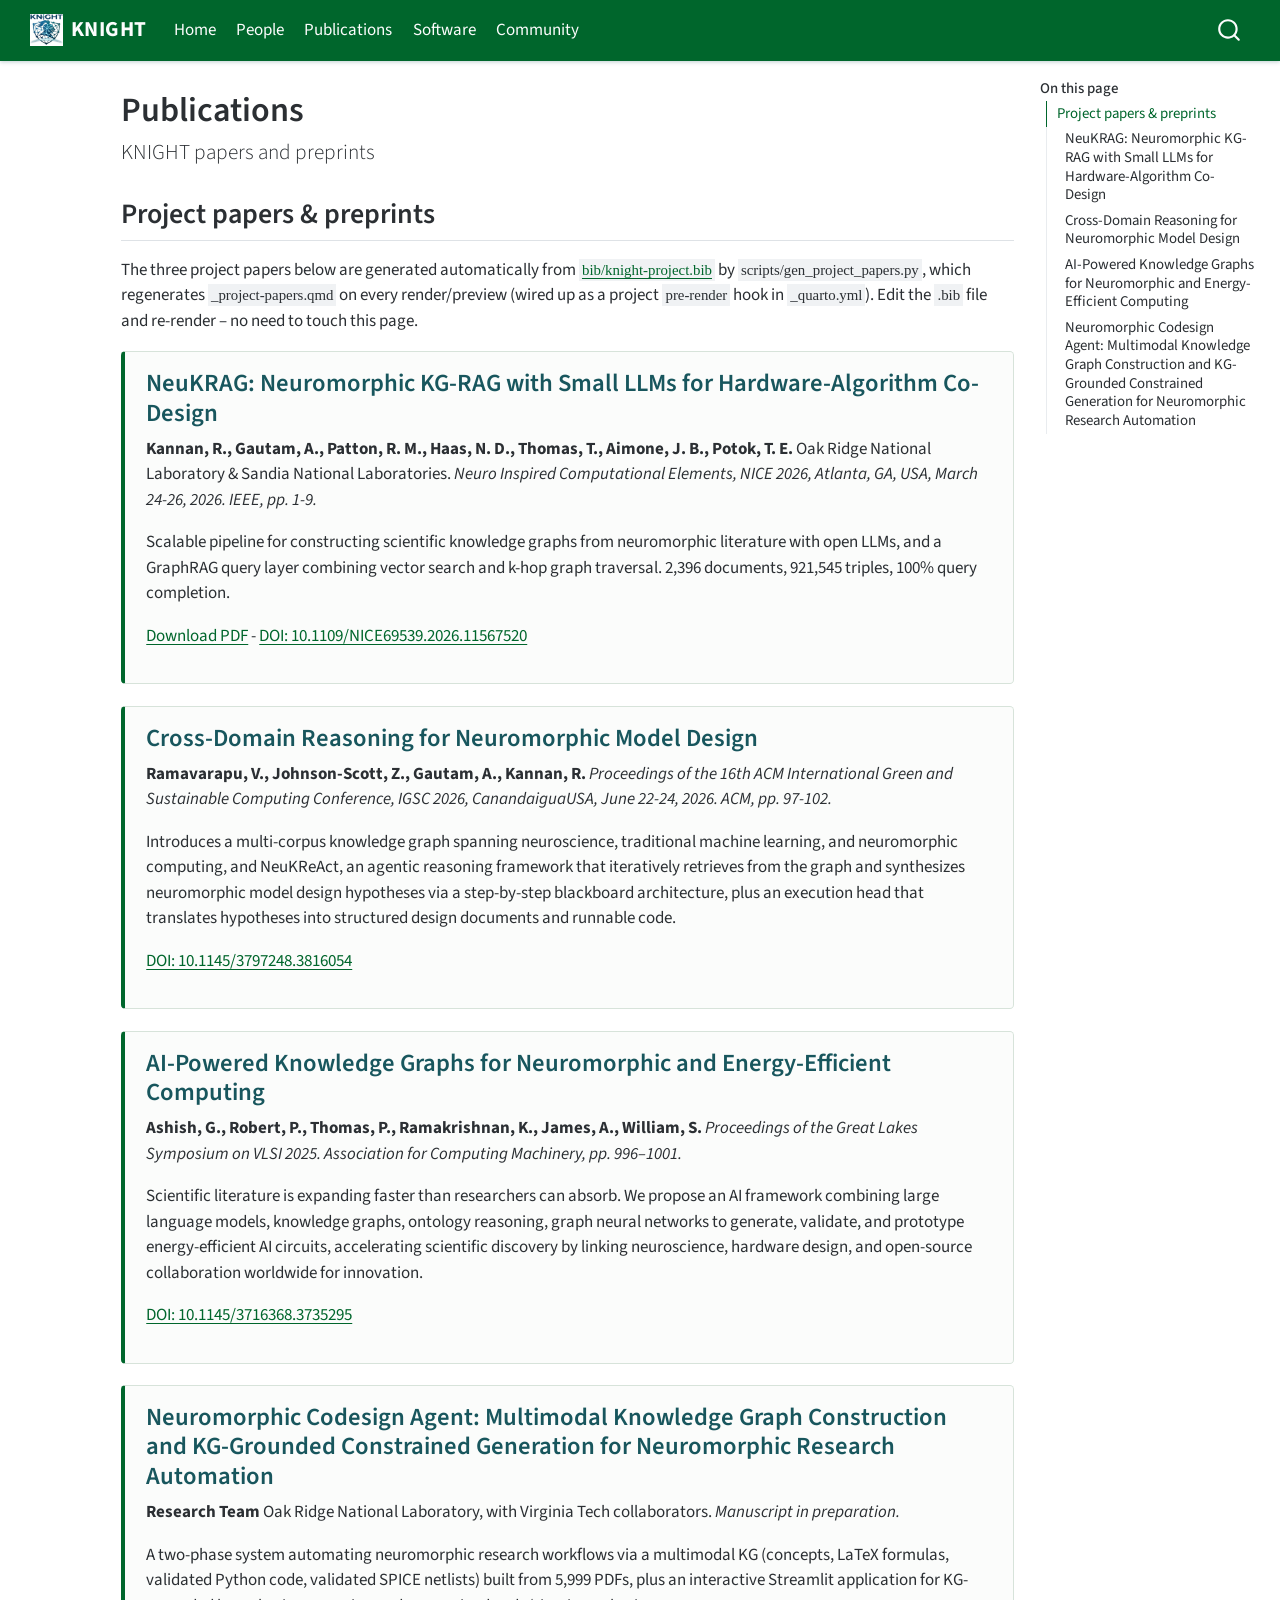
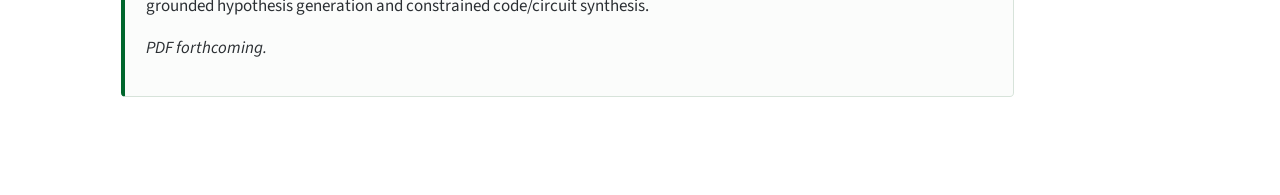
<file: publications.html>
<!DOCTYPE html>
<html xmlns="http://www.w3.org/1999/xhtml" lang="en" xml:lang="en"><head>

<meta charset="utf-8">
<meta name="generator" content="quarto-1.10.18">

<meta name="viewport" content="width=device-width, initial-scale=1.0, user-scalable=yes">


<title>Publications – KNIGHT</title>
<style>
/* Default styles provided by pandoc.
** See https://pandoc.org/MANUAL.html#variables-for-html for config info.
*/
span.smallcaps{font-variant: small-caps;}
div.columns{display: flex; gap: 1.5em;}
div.column{flex: auto;}
@media screen {
div.columns{gap: min(4vw, 1.5em);}
div.column{overflow-x: auto;}
}
div.hanging-indent{margin-left: 1.5em; text-indent: -1.5em;}
ul.task-list{list-style: none;}
ul.task-list li input[type="checkbox"] {
  width: 0.8em;
  margin: 0 0.8em 0.2em -1em; /* quarto-specific, see https://github.com/quarto-dev/quarto-cli/issues/4556 */ 
  vertical-align: middle;
}
</style>


<script src="site_libs/quarto-nav/quarto-nav.js"></script>
<script src="site_libs/quarto-nav/headroom.min.js"></script>
<script src="site_libs/clipboard/clipboard.min.js"></script>
<script src="site_libs/quarto-search/autocomplete.umd.js"></script>
<script src="site_libs/quarto-search/fuse.min.js"></script>
<script src="site_libs/quarto-search/quarto-search.js"></script>
<meta name="quarto:offset" content="./">
<link href="./images/knight-logo.png" rel="icon" type="image/png">
<script src="site_libs/quarto-html/quarto.js" type="module"></script>
<script src="site_libs/quarto-html/tabsets/tabsets.js" type="module"></script>
<script src="site_libs/quarto-html/popper.min.js"></script>
<script src="site_libs/quarto-html/tippy.umd.min.js"></script>
<script src="site_libs/quarto-html/anchor.min.js"></script>
<link href="site_libs/quarto-html/tippy.css" rel="stylesheet">
<link href="site_libs/quarto-html/quarto-syntax-highlighting-2bec29a9bacf2b598905820d71afb463.css" rel="stylesheet" class="quarto-color-scheme" id="quarto-text-highlighting-styles">
<link href="site_libs/quarto-html/quarto-syntax-highlighting-dark-5fc413f607176f2629b9db3f72267386.css" rel="stylesheet" class="quarto-color-scheme quarto-color-alternate" id="quarto-text-highlighting-styles">
<link href="site_libs/quarto-html/quarto-syntax-highlighting-2bec29a9bacf2b598905820d71afb463.css" rel="stylesheet" class="quarto-color-scheme-extra" id="quarto-text-highlighting-styles">
<script src="site_libs/bootstrap/bootstrap.min.js"></script>
<link href="site_libs/bootstrap/bootstrap-icons.css" rel="stylesheet">
<link href="site_libs/bootstrap/bootstrap-6f01342275485f03131ba67d4434f863.min.css" rel="stylesheet" append-hash="true" class="quarto-color-scheme" id="quarto-bootstrap" data-mode="light">
<link href="site_libs/bootstrap/bootstrap-dark-5e0a045a80d09c23f4265ea1b00d7e96.min.css" rel="stylesheet" append-hash="true" class="quarto-color-scheme quarto-color-alternate" id="quarto-bootstrap" data-mode="light">
<link href="site_libs/bootstrap/bootstrap-6f01342275485f03131ba67d4434f863.min.css" rel="stylesheet" append-hash="true" class="quarto-color-scheme-extra" id="quarto-bootstrap" data-mode="light">
<script id="quarto-search-options" type="application/json">{
  "location": "navbar",
  "copy-button": false,
  "collapse-after": 3,
  "panel-placement": "end",
  "type": "overlay",
  "limit": 50,
  "keyboard-shortcut": [
    "f",
    "/",
    "s"
  ],
  "show-item-context": false,
  "language": {
    "search-no-results-text": "No results",
    "search-matching-documents-text": "matching documents",
    "search-copy-link-title": "Copy link to search",
    "search-hide-matches-text": "Hide additional matches",
    "search-more-match-text": "more match in this document",
    "search-more-matches-text": "more matches in this document",
    "search-clear-button-title": "Clear",
    "search-text-placeholder": "",
    "search-detached-cancel-button-title": "Cancel",
    "search-submit-button-title": "Submit",
    "search-label": "Search"
  }
}</script>


<link rel="stylesheet" href="styles.css">
</head>

<body class="nav-fixed quarto-light">

<div id="quarto-search-results"></div>
  <header id="quarto-header" class="headroom fixed-top">
    <nav class="navbar navbar-expand-lg " data-bs-theme="dark">
      <div class="navbar-container container-fluid">
      <div class="navbar-brand-container mx-auto">
    <a href="./index.html" class="navbar-brand navbar-brand-logo">
    <img src="./images/knight-logo.png" alt="" class="navbar-logo light-content">
    <img src="./images/knight-logo.png" alt="" class="navbar-logo dark-content">
    </a>
    <a class="navbar-brand" href="./index.html">
    <span class="navbar-title">KNIGHT</span>
    </a>
  </div>
            <div id="quarto-search" class="" title="Search"></div>
          <button class="navbar-toggler" type="button" data-bs-toggle="collapse" data-bs-target="#navbarCollapse" aria-controls="navbarCollapse" role="menu" aria-expanded="false" aria-label="Toggle navigation" onclick="if (window.quartoToggleHeadroom) { window.quartoToggleHeadroom(); }">
  <span class="navbar-toggler-icon"></span>
</button>
          <div class="collapse navbar-collapse" id="navbarCollapse">
            <ul class="navbar-nav navbar-nav-scroll me-auto">
  <li class="nav-item">
    <a class="nav-link" href="./index.html"> 
<span class="menu-text">Home</span></a>
  </li>  
  <li class="nav-item">
    <a class="nav-link" href="./people.html"> 
<span class="menu-text">People</span></a>
  </li>  
  <li class="nav-item">
    <a class="nav-link active" href="./publications.html" aria-current="page"> 
<span class="menu-text">Publications</span></a>
  </li>  
  <li class="nav-item">
    <a class="nav-link" href="./software.html"> 
<span class="menu-text">Software</span></a>
  </li>  
  <li class="nav-item">
    <a class="nav-link" href="./community.html"> 
<span class="menu-text">Community</span></a>
  </li>  
</ul>
          </div> <!-- /navcollapse -->
            <div class="quarto-navbar-tools">
</div>
      </div> <!-- /container-fluid -->
    </nav>
</header>
<!-- content -->
<div id="quarto-content" class="quarto-container page-columns page-rows-contents page-layout-article page-navbar">
<!-- sidebar -->
<!-- margin-sidebar -->
    <div id="quarto-margin-sidebar" class="sidebar margin-sidebar">
        <nav id="TOC" role="doc-toc" class="toc-active">
    <h2 id="toc-title">On this page</h2>
   
  <ul>
  <li><a href="#project-papers-preprints" id="toc-project-papers-preprints" class="nav-link active" data-scroll-target="#project-papers-preprints">Project papers &amp; preprints</a>
  <ul class="collapse">
  <li><a href="#neukrag-neuromorphic-kg-rag-with-small-llms-for-hardware-algorithm-co-design" id="toc-neukrag-neuromorphic-kg-rag-with-small-llms-for-hardware-algorithm-co-design" class="nav-link" data-scroll-target="#neukrag-neuromorphic-kg-rag-with-small-llms-for-hardware-algorithm-co-design">NeuKRAG: Neuromorphic KG-RAG with Small LLMs for Hardware-Algorithm Co-Design</a></li>
  <li><a href="#cross-domain-reasoning-for-neuromorphic-model-design" id="toc-cross-domain-reasoning-for-neuromorphic-model-design" class="nav-link" data-scroll-target="#cross-domain-reasoning-for-neuromorphic-model-design">Cross-Domain Reasoning for Neuromorphic Model Design</a></li>
  <li><a href="#ai-powered-knowledge-graphs-for-neuromorphic-and-energy-efficient-computing" id="toc-ai-powered-knowledge-graphs-for-neuromorphic-and-energy-efficient-computing" class="nav-link" data-scroll-target="#ai-powered-knowledge-graphs-for-neuromorphic-and-energy-efficient-computing">AI-Powered Knowledge Graphs for Neuromorphic and Energy-Efficient Computing</a></li>
  <li><a href="#neuromorphic-codesign-agent-multimodal-knowledge-graph-construction-and-kg-grounded-constrained-generation-for-neuromorphic-research-automation" id="toc-neuromorphic-codesign-agent-multimodal-knowledge-graph-construction-and-kg-grounded-constrained-generation-for-neuromorphic-research-automation" class="nav-link" data-scroll-target="#neuromorphic-codesign-agent-multimodal-knowledge-graph-construction-and-kg-grounded-constrained-generation-for-neuromorphic-research-automation">Neuromorphic Codesign Agent: Multimodal Knowledge Graph Construction and KG-Grounded Constrained Generation for Neuromorphic Research Automation</a></li>
  </ul></li>
  </ul>
</nav>
    </div>
<!-- main -->
<main class="content" id="quarto-document-content">

<header id="title-block-header" class="quarto-title-block default">
<div class="quarto-title">
<h1 class="title">Publications</h1>
<p class="subtitle lead">KNIGHT papers and preprints</p>
</div>



<div class="quarto-title-meta">

    
  
    
  </div>
  


</header>


<section id="project-papers-preprints" class="level2">
<h2 class="anchored" data-anchor-id="project-papers-preprints">Project papers &amp; preprints</h2>
<p>The three project papers below are generated automatically from <a href="https://github.com/CODE-ORNL/knight-site/blob/main/bib/knight-project.bib"><code>bib/knight-project.bib</code></a> by <code>scripts/gen_project_papers.py</code>, which regenerates <code>_project-papers.qmd</code> on every render/preview (wired up as a project <code>pre-render</code> hook in <code>_quarto.yml</code>). Edit the <code>.bib</code> file and re-render – no need to touch this page.</p>
<!-- AUTO-GENERATED by scripts/gen_project_papers.py from bib/knight-project.bib. Do not edit by hand. -->
<section id="neukrag-neuromorphic-kg-rag-with-small-llms-for-hardware-algorithm-co-design" class="level3 thread-card">
<h3 class="anchored" data-anchor-id="neukrag-neuromorphic-kg-rag-with-small-llms-for-hardware-algorithm-co-design">NeuKRAG: Neuromorphic KG-RAG with Small LLMs for Hardware-Algorithm Co-Design</h3>
<p><strong>Kannan, R., Gautam, A., Patton, R. M., Haas, N. D., Thomas, T., Aimone, J. B., Potok, T. E.</strong> Oak Ridge National Laboratory &amp; Sandia National Laboratories. <em>Neuro Inspired Computational Elements, NICE 2026, Atlanta, GA, USA, March 24-26, 2026. IEEE, pp.&nbsp;1-9.</em></p>
<p>Scalable pipeline for constructing scientific knowledge graphs from neuromorphic literature with open LLMs, and a GraphRAG query layer combining vector search and k-hop graph traversal. 2,396 documents, 921,545 triples, 100% query completion.</p>
<p><a href="papers/neukrag-nice2026.pdf">Download PDF</a> - <a href="https://doi.org/10.1109/NICE69539.2026.11567520">DOI: 10.1109/NICE69539.2026.11567520</a></p>
</section>
<section id="cross-domain-reasoning-for-neuromorphic-model-design" class="level3 thread-card">
<h3 class="anchored" data-anchor-id="cross-domain-reasoning-for-neuromorphic-model-design">Cross-Domain Reasoning for Neuromorphic Model Design</h3>
<p><strong>Ramavarapu, V., Johnson-Scott, Z., Gautam, A., Kannan, R.</strong> <em>Proceedings of the 16th ACM International Green and Sustainable Computing Conference, IGSC 2026, CanandaiguaUSA, June 22-24, 2026. ACM, pp.&nbsp;97-102.</em></p>
<p>Introduces a multi-corpus knowledge graph spanning neuroscience, traditional machine learning, and neuromorphic computing, and NeuKReAct, an agentic reasoning framework that iteratively retrieves from the graph and synthesizes neuromorphic model design hypotheses via a step-by-step blackboard architecture, plus an execution head that translates hypotheses into structured design documents and runnable code.</p>
<p><a href="https://doi.org/10.1145/3797248.3816054">DOI: 10.1145/3797248.3816054</a></p>
</section>
<section id="ai-powered-knowledge-graphs-for-neuromorphic-and-energy-efficient-computing" class="level3 thread-card">
<h3 class="anchored" data-anchor-id="ai-powered-knowledge-graphs-for-neuromorphic-and-energy-efficient-computing">AI-Powered Knowledge Graphs for Neuromorphic and Energy-Efficient Computing</h3>
<p><strong>Ashish, G., Robert, P., Thomas, P., Ramakrishnan, K., James, A., William, S.</strong> <em>Proceedings of the Great Lakes Symposium on VLSI 2025. Association for Computing Machinery, pp.&nbsp;996–1001.</em></p>
<p>Scientific literature is expanding faster than researchers can absorb. We propose an AI framework combining large language models, knowledge graphs, ontology reasoning, graph neural networks to generate, validate, and prototype energy-efficient AI circuits, accelerating scientific discovery by linking neuroscience, hardware design, and open-source collaboration worldwide for innovation.</p>
<p><a href="https://doi.org/10.1145/3716368.3735295">DOI: 10.1145/3716368.3735295</a></p>
</section>
<section id="neuromorphic-codesign-agent-multimodal-knowledge-graph-construction-and-kg-grounded-constrained-generation-for-neuromorphic-research-automation" class="level3 thread-card">
<h3 class="anchored" data-anchor-id="neuromorphic-codesign-agent-multimodal-knowledge-graph-construction-and-kg-grounded-constrained-generation-for-neuromorphic-research-automation">Neuromorphic Codesign Agent: Multimodal Knowledge Graph Construction and KG-Grounded Constrained Generation for Neuromorphic Research Automation</h3>
<p><strong>Research Team</strong> Oak Ridge National Laboratory, with Virginia Tech collaborators. <em>Manuscript in preparation.</em></p>
<p>A two-phase system automating neuromorphic research workflows via a multimodal KG (concepts, LaTeX formulas, validated Python code, validated SPICE netlists) built from 5,999 PDFs, plus an interactive Streamlit application for KG-grounded hypothesis generation and constrained code/circuit synthesis.</p>
<p><em>PDF forthcoming.</em></p>
</section>


</section>

</main> <!-- /main -->
<script id="quarto-html-after-body" type="application/javascript">
  window.document.addEventListener("DOMContentLoaded", function (event) {
    const icon = "";
    const anchorJS = new window.AnchorJS();
    anchorJS.options = {
      placement: 'right',
      icon: icon
    };
    anchorJS.add('.anchored');
    const isCodeAnnotation = (el) => {
      for (const clz of el.classList) {
        if (clz.startsWith('code-annotation-')) {                     
          return true;
        }
      }
      return false;
    }
    const onCopySuccess = function(e) {
      // button target
      const button = e.trigger;
      // don't keep focus
      button.blur();
      // flash "checked"
      button.classList.add('code-copy-button-checked');
      var currentTitle = button.getAttribute("title");
      button.setAttribute("title", "Copied!");
      let tooltip;
      if (window.bootstrap) {
        button.setAttribute("data-bs-toggle", "tooltip");
        button.setAttribute("data-bs-placement", "left");
        button.setAttribute("data-bs-title", "Copied!");
        tooltip = new bootstrap.Tooltip(button, 
          { trigger: "manual", 
            customClass: "code-copy-button-tooltip",
            offset: [0, -8]});
        tooltip.show();    
      }
      setTimeout(function() {
        if (tooltip) {
          tooltip.hide();
          button.removeAttribute("data-bs-title");
          button.removeAttribute("data-bs-toggle");
          button.removeAttribute("data-bs-placement");
        }
        button.setAttribute("title", currentTitle);
        button.classList.remove('code-copy-button-checked');
      }, 1000);
      // clear code selection
      e.clearSelection();
    }
    const getTextToCopy = function(trigger) {
      const outerScaffold = trigger.parentElement.cloneNode(true);
      const codeEl = outerScaffold.querySelector('code');
      for (const childEl of codeEl.children) {
        if (isCodeAnnotation(childEl)) {
          childEl.remove();
        }
      }
      return codeEl.innerText;
    }
    const clipboard = new window.ClipboardJS('.code-copy-button:not([data-in-quarto-modal])', {
      text: getTextToCopy
    });
    clipboard.on('success', onCopySuccess);
    if (window.document.getElementById('quarto-embedded-source-code-modal')) {
      const clipboardModal = new window.ClipboardJS('.code-copy-button[data-in-quarto-modal]', {
        text: getTextToCopy,
        container: window.document.getElementById('quarto-embedded-source-code-modal')
      });
      clipboardModal.on('success', onCopySuccess);
    }
      var localhostRegex = new RegExp(/^(?:http|https):\/\/localhost\:?[0-9]*\//);
      var mailtoRegex = new RegExp(/^mailto:/);
        var filterRegex = new RegExp("https:\/\/ramkikannan\.com\/knight\/");
      var isInternal = (href) => {
          return filterRegex.test(href) || localhostRegex.test(href) || mailtoRegex.test(href);
      }
      // Inspect non-navigation links and adorn them if external
     var links = window.document.querySelectorAll('a[href]:not(.nav-link):not(.navbar-brand):not(.toc-action):not(.sidebar-link):not(.sidebar-item-toggle):not(.pagination-link):not(.no-external):not([aria-hidden]):not(.dropdown-item):not(.quarto-navigation-tool):not(.about-link)');
      for (var i=0; i<links.length; i++) {
        const link = links[i];
        if (!isInternal(link.href)) {
          // undo the damage that might have been done by quarto-nav.js in the case of
          // links that we want to consider external
          if (link.dataset.originalHref !== undefined) {
            link.href = link.dataset.originalHref;
          }
            // target, if specified
            link.setAttribute("target", "_blank");
            if (link.getAttribute("rel") === null) {
              link.setAttribute("rel", "noopener");
            }
        }
      }
    function tippyHover(el, contentFn, onTriggerFn, onUntriggerFn) {
      const config = {
        allowHTML: true,
        maxWidth: 500,
        delay: 100,
        arrow: false,
        appendTo: function(el) {
            return el.parentElement;
        },
        interactive: true,
        interactiveBorder: 10,
        theme: 'quarto',
        placement: 'bottom-start',
      };
      if (contentFn) {
        config.content = contentFn;
      }
      if (onTriggerFn) {
        config.onTrigger = onTriggerFn;
      }
      if (onUntriggerFn) {
        config.onUntrigger = onUntriggerFn;
      }
      window.tippy(el, config); 
    }
    const noterefs = window.document.querySelectorAll('a[role="doc-noteref"]');
    for (var i=0; i<noterefs.length; i++) {
      const ref = noterefs[i];
      tippyHover(ref, function() {
        // use id or data attribute instead here
        let href = ref.getAttribute('data-footnote-href') || ref.getAttribute('href');
        try { href = new URL(href).hash; } catch {}
        const id = href.replace(/^#\/?/, "");
        const note = window.document.getElementById(id);
        if (note) {
          return note.innerHTML;
        } else {
          return "";
        }
      });
    }
    const xrefs = window.document.querySelectorAll('a.quarto-xref');
    const processXRef = (id, note) => {
      // Strip column container classes
      const stripColumnClz = (el) => {
        el.classList.remove("page-full", "page-columns");
        if (el.children) {
          for (const child of el.children) {
            stripColumnClz(child);
          }
        }
      }
      stripColumnClz(note)
      if (id === null || id.startsWith('sec-')) {
        // Special case sections, only their first couple elements
        const container = document.createElement("div");
        if (note.children && note.children.length > 2) {
          container.appendChild(note.children[0].cloneNode(true));
          for (let i = 1; i < note.children.length; i++) {
            const child = note.children[i];
            if (child.tagName === "P" && child.innerText === "") {
              continue;
            } else {
              container.appendChild(child.cloneNode(true));
              break;
            }
          }
          if (window.Quarto?.typesetMath) {
            window.Quarto.typesetMath(container);
          }
          return container.innerHTML
        } else {
          if (window.Quarto?.typesetMath) {
            window.Quarto.typesetMath(note);
          }
          return note.innerHTML;
        }
      } else {
        // Remove any anchor links if they are present
        const anchorLink = note.querySelector('a.anchorjs-link');
        if (anchorLink) {
          anchorLink.remove();
        }
        if (window.Quarto?.typesetMath) {
          window.Quarto.typesetMath(note);
        }
        if (note.classList.contains("callout")) {
          return note.outerHTML;
        } else {
          return note.innerHTML;
        }
      }
    }
    for (var i=0; i<xrefs.length; i++) {
      const xref = xrefs[i];
      tippyHover(xref, undefined, function(instance) {
        instance.disable();
        let url = xref.getAttribute('href');
        let hash = undefined; 
        if (url.startsWith('#')) {
          hash = url;
        } else {
          try { hash = new URL(url).hash; } catch {}
        }
        if (hash) {
          const id = hash.replace(/^#\/?/, "");
          const note = window.document.getElementById(id);
          if (note !== null) {
            try {
              const html = processXRef(id, note.cloneNode(true));
              instance.setContent(html);
            } finally {
              instance.enable();
              instance.show();
            }
          } else {
            // See if we can fetch this
            fetch(url.split('#')[0])
            .then(res => res.text())
            .then(html => {
              const parser = new DOMParser();
              const htmlDoc = parser.parseFromString(html, "text/html");
              const note = htmlDoc.getElementById(id);
              if (note !== null) {
                const html = processXRef(id, note);
                instance.setContent(html);
              } 
            }).finally(() => {
              instance.enable();
              instance.show();
            });
          }
        } else {
          // See if we can fetch a full url (with no hash to target)
          // This is a special case and we should probably do some content thinning / targeting
          fetch(url)
          .then(res => res.text())
          .then(html => {
            const parser = new DOMParser();
            const htmlDoc = parser.parseFromString(html, "text/html");
            const note = htmlDoc.querySelector('main.content');
            if (note !== null) {
              // This should only happen for chapter cross references
              // (since there is no id in the URL)
              // remove the first header
              if (note.children.length > 0 && note.children[0].tagName === "HEADER") {
                note.children[0].remove();
              }
              const html = processXRef(null, note);
              instance.setContent(html);
            } 
          }).finally(() => {
            instance.enable();
            instance.show();
          });
        }
      }, function(instance) {
      });
    }
        let selectedAnnoteEl;
        const selectorForAnnotation = ( cell, annotation) => {
          let cellAttr = 'data-code-cell="' + cell + '"';
          let lineAttr = 'data-code-annotation="' +  annotation + '"';
          const selector = 'span[' + cellAttr + '][' + lineAttr + ']';
          return selector;
        }
        const selectCodeLines = (annoteEl) => {
          const doc = window.document;
          const targetCell = annoteEl.getAttribute("data-target-cell");
          const targetAnnotation = annoteEl.getAttribute("data-target-annotation");
          const annoteSpan = window.document.querySelector(selectorForAnnotation(targetCell, targetAnnotation));
          const lines = annoteSpan.getAttribute("data-code-lines").split(",");
          const lineIds = lines.map((line) => {
            return targetCell + "-" + line;
          })
          let top = null;
          let height = null;
          let parent = null;
          if (lineIds.length > 0) {
              //compute the position of the single el (top and bottom and make a div)
              const el = window.document.getElementById(lineIds[0]);
              top = el.offsetTop;
              height = el.offsetHeight;
              parent = el.parentElement.parentElement;
            if (lineIds.length > 1) {
              const lastEl = window.document.getElementById(lineIds[lineIds.length - 1]);
              const bottom = lastEl.offsetTop + lastEl.offsetHeight;
              height = bottom - top;
            }
            if (top !== null && height !== null && parent !== null) {
              // cook up a div (if necessary) and position it 
              let div = window.document.getElementById("code-annotation-line-highlight");
              if (div === null) {
                div = window.document.createElement("div");
                div.setAttribute("id", "code-annotation-line-highlight");
                div.style.position = 'absolute';
                parent.appendChild(div);
              }
              div.style.top = top - 2 + "px";
              div.style.height = height + 4 + "px";
              div.style.left = 0;
              let gutterDiv = window.document.getElementById("code-annotation-line-highlight-gutter");
              if (gutterDiv === null) {
                gutterDiv = window.document.createElement("div");
                gutterDiv.setAttribute("id", "code-annotation-line-highlight-gutter");
                gutterDiv.style.position = 'absolute';
                const codeCell = window.document.getElementById(targetCell);
                const gutter = codeCell.querySelector('.code-annotation-gutter');
                gutter.appendChild(gutterDiv);
              }
              gutterDiv.style.top = top - 2 + "px";
              gutterDiv.style.height = height + 4 + "px";
            }
            selectedAnnoteEl = annoteEl;
          }
        };
        const unselectCodeLines = () => {
          const elementsIds = ["code-annotation-line-highlight", "code-annotation-line-highlight-gutter"];
          elementsIds.forEach((elId) => {
            const div = window.document.getElementById(elId);
            if (div) {
              div.remove();
            }
          });
          selectedAnnoteEl = undefined;
        };
          // Handle positioning of the toggle
      window.addEventListener(
        "resize",
        throttle(() => {
          elRect = undefined;
          if (selectedAnnoteEl) {
            selectCodeLines(selectedAnnoteEl);
          }
        }, 10)
      );
      function throttle(fn, ms) {
      let throttle = false;
      let timer;
        return (...args) => {
          if(!throttle) { // first call gets through
              fn.apply(this, args);
              throttle = true;
          } else { // all the others get throttled
              if(timer) clearTimeout(timer); // cancel #2
              timer = setTimeout(() => {
                fn.apply(this, args);
                timer = throttle = false;
              }, ms);
          }
        };
      }
        // Attach click handler to the DT
        const annoteDls = window.document.querySelectorAll('dt[data-target-cell]');
        for (const annoteDlNode of annoteDls) {
          annoteDlNode.addEventListener('click', (event) => {
            const clickedEl = event.target;
            if (clickedEl !== selectedAnnoteEl) {
              unselectCodeLines();
              const activeEl = window.document.querySelector('dt[data-target-cell].code-annotation-active');
              if (activeEl) {
                activeEl.classList.remove('code-annotation-active');
              }
              selectCodeLines(clickedEl);
              clickedEl.classList.add('code-annotation-active');
            } else {
              // Unselect the line
              unselectCodeLines();
              clickedEl.classList.remove('code-annotation-active');
            }
          });
        }
    const findCites = (el) => {
      const parentEl = el.parentElement;
      if (parentEl) {
        const cites = parentEl.dataset.cites;
        if (cites) {
          return {
            el,
            cites: cites.split(' ')
          };
        } else {
          return findCites(el.parentElement)
        }
      } else {
        return undefined;
      }
    };
    var bibliorefs = window.document.querySelectorAll('a[role="doc-biblioref"]');
    for (var i=0; i<bibliorefs.length; i++) {
      const ref = bibliorefs[i];
      const citeInfo = findCites(ref);
      if (citeInfo) {
        tippyHover(citeInfo.el, function() {
          var popup = window.document.createElement('div');
          citeInfo.cites.forEach(function(cite) {
            var citeDiv = window.document.createElement('div');
            citeDiv.classList.add('hanging-indent');
            citeDiv.classList.add('csl-entry');
            var biblioDiv = window.document.getElementById('ref-' + cite);
            if (biblioDiv) {
              citeDiv.innerHTML = biblioDiv.innerHTML;
            }
            popup.appendChild(citeDiv);
          });
          return popup.innerHTML;
        });
      }
    }
  });
  </script>
</div> <!-- /content -->




</body></html>
</file>
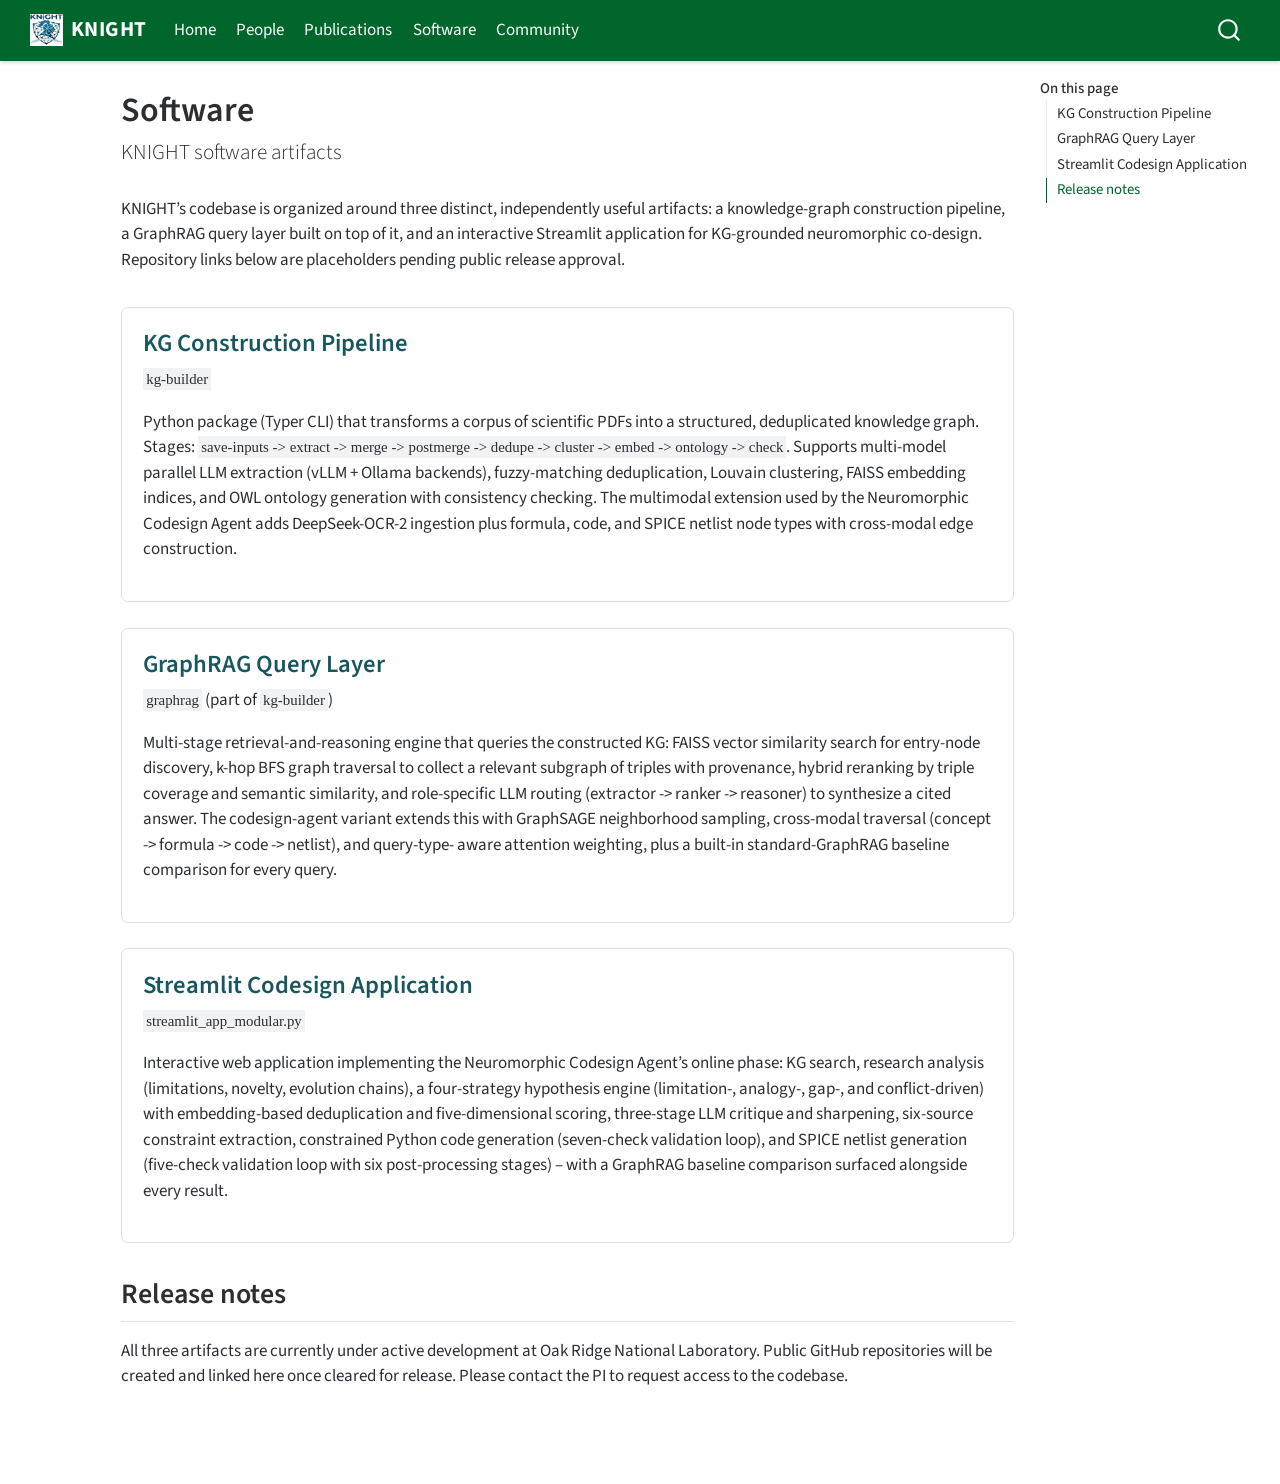
<file: software.html>
<!DOCTYPE html>
<html xmlns="http://www.w3.org/1999/xhtml" lang="en" xml:lang="en"><head>

<meta charset="utf-8">
<meta name="generator" content="quarto-1.10.18">

<meta name="viewport" content="width=device-width, initial-scale=1.0, user-scalable=yes">


<title>Software – KNIGHT</title>
<style>
/* Default styles provided by pandoc.
** See https://pandoc.org/MANUAL.html#variables-for-html for config info.
*/
span.smallcaps{font-variant: small-caps;}
div.columns{display: flex; gap: 1.5em;}
div.column{flex: auto;}
@media screen {
div.columns{gap: min(4vw, 1.5em);}
div.column{overflow-x: auto;}
}
div.hanging-indent{margin-left: 1.5em; text-indent: -1.5em;}
ul.task-list{list-style: none;}
ul.task-list li input[type="checkbox"] {
  width: 0.8em;
  margin: 0 0.8em 0.2em -1em; /* quarto-specific, see https://github.com/quarto-dev/quarto-cli/issues/4556 */ 
  vertical-align: middle;
}
</style>


<script src="site_libs/quarto-nav/quarto-nav.js"></script>
<script src="site_libs/quarto-nav/headroom.min.js"></script>
<script src="site_libs/clipboard/clipboard.min.js"></script>
<script src="site_libs/quarto-search/autocomplete.umd.js"></script>
<script src="site_libs/quarto-search/fuse.min.js"></script>
<script src="site_libs/quarto-search/quarto-search.js"></script>
<meta name="quarto:offset" content="./">
<link href="./images/knight-logo.png" rel="icon" type="image/png">
<script src="site_libs/quarto-html/quarto.js" type="module"></script>
<script src="site_libs/quarto-html/tabsets/tabsets.js" type="module"></script>
<script src="site_libs/quarto-html/popper.min.js"></script>
<script src="site_libs/quarto-html/tippy.umd.min.js"></script>
<script src="site_libs/quarto-html/anchor.min.js"></script>
<link href="site_libs/quarto-html/tippy.css" rel="stylesheet">
<link href="site_libs/quarto-html/quarto-syntax-highlighting-2bec29a9bacf2b598905820d71afb463.css" rel="stylesheet" class="quarto-color-scheme" id="quarto-text-highlighting-styles">
<link href="site_libs/quarto-html/quarto-syntax-highlighting-dark-5fc413f607176f2629b9db3f72267386.css" rel="stylesheet" class="quarto-color-scheme quarto-color-alternate" id="quarto-text-highlighting-styles">
<link href="site_libs/quarto-html/quarto-syntax-highlighting-2bec29a9bacf2b598905820d71afb463.css" rel="stylesheet" class="quarto-color-scheme-extra" id="quarto-text-highlighting-styles">
<script src="site_libs/bootstrap/bootstrap.min.js"></script>
<link href="site_libs/bootstrap/bootstrap-icons.css" rel="stylesheet">
<link href="site_libs/bootstrap/bootstrap-6f01342275485f03131ba67d4434f863.min.css" rel="stylesheet" append-hash="true" class="quarto-color-scheme" id="quarto-bootstrap" data-mode="light">
<link href="site_libs/bootstrap/bootstrap-dark-5e0a045a80d09c23f4265ea1b00d7e96.min.css" rel="stylesheet" append-hash="true" class="quarto-color-scheme quarto-color-alternate" id="quarto-bootstrap" data-mode="light">
<link href="site_libs/bootstrap/bootstrap-6f01342275485f03131ba67d4434f863.min.css" rel="stylesheet" append-hash="true" class="quarto-color-scheme-extra" id="quarto-bootstrap" data-mode="light">
<script id="quarto-search-options" type="application/json">{
  "location": "navbar",
  "copy-button": false,
  "collapse-after": 3,
  "panel-placement": "end",
  "type": "overlay",
  "limit": 50,
  "keyboard-shortcut": [
    "f",
    "/",
    "s"
  ],
  "show-item-context": false,
  "language": {
    "search-no-results-text": "No results",
    "search-matching-documents-text": "matching documents",
    "search-copy-link-title": "Copy link to search",
    "search-hide-matches-text": "Hide additional matches",
    "search-more-match-text": "more match in this document",
    "search-more-matches-text": "more matches in this document",
    "search-clear-button-title": "Clear",
    "search-text-placeholder": "",
    "search-detached-cancel-button-title": "Cancel",
    "search-submit-button-title": "Submit",
    "search-label": "Search"
  }
}</script>


<link rel="stylesheet" href="styles.css">
</head>

<body class="nav-fixed quarto-light">

<div id="quarto-search-results"></div>
  <header id="quarto-header" class="headroom fixed-top">
    <nav class="navbar navbar-expand-lg " data-bs-theme="dark">
      <div class="navbar-container container-fluid">
      <div class="navbar-brand-container mx-auto">
    <a href="./index.html" class="navbar-brand navbar-brand-logo">
    <img src="./images/knight-logo.png" alt="" class="navbar-logo light-content">
    <img src="./images/knight-logo.png" alt="" class="navbar-logo dark-content">
    </a>
    <a class="navbar-brand" href="./index.html">
    <span class="navbar-title">KNIGHT</span>
    </a>
  </div>
            <div id="quarto-search" class="" title="Search"></div>
          <button class="navbar-toggler" type="button" data-bs-toggle="collapse" data-bs-target="#navbarCollapse" aria-controls="navbarCollapse" role="menu" aria-expanded="false" aria-label="Toggle navigation" onclick="if (window.quartoToggleHeadroom) { window.quartoToggleHeadroom(); }">
  <span class="navbar-toggler-icon"></span>
</button>
          <div class="collapse navbar-collapse" id="navbarCollapse">
            <ul class="navbar-nav navbar-nav-scroll me-auto">
  <li class="nav-item">
    <a class="nav-link" href="./index.html"> 
<span class="menu-text">Home</span></a>
  </li>  
  <li class="nav-item">
    <a class="nav-link" href="./people.html"> 
<span class="menu-text">People</span></a>
  </li>  
  <li class="nav-item">
    <a class="nav-link" href="./publications.html"> 
<span class="menu-text">Publications</span></a>
  </li>  
  <li class="nav-item">
    <a class="nav-link active" href="./software.html" aria-current="page"> 
<span class="menu-text">Software</span></a>
  </li>  
  <li class="nav-item">
    <a class="nav-link" href="./community.html"> 
<span class="menu-text">Community</span></a>
  </li>  
</ul>
          </div> <!-- /navcollapse -->
            <div class="quarto-navbar-tools">
</div>
      </div> <!-- /container-fluid -->
    </nav>
</header>
<!-- content -->
<div id="quarto-content" class="quarto-container page-columns page-rows-contents page-layout-article page-navbar">
<!-- sidebar -->
<!-- margin-sidebar -->
    <div id="quarto-margin-sidebar" class="sidebar margin-sidebar">
        <nav id="TOC" role="doc-toc" class="toc-active">
    <h2 id="toc-title">On this page</h2>
   
  <ul>
  <li><a href="#kg-construction-pipeline" id="toc-kg-construction-pipeline" class="nav-link active" data-scroll-target="#kg-construction-pipeline">KG Construction Pipeline</a></li>
  <li><a href="#graphrag-query-layer" id="toc-graphrag-query-layer" class="nav-link" data-scroll-target="#graphrag-query-layer">GraphRAG Query Layer</a></li>
  <li><a href="#streamlit-codesign-application" id="toc-streamlit-codesign-application" class="nav-link" data-scroll-target="#streamlit-codesign-application">Streamlit Codesign Application</a></li>
  <li><a href="#release-notes" id="toc-release-notes" class="nav-link" data-scroll-target="#release-notes">Release notes</a></li>
  </ul>
</nav>
    </div>
<!-- main -->
<main class="content" id="quarto-document-content">

<header id="title-block-header" class="quarto-title-block default">
<div class="quarto-title">
<h1 class="title">Software</h1>
<p class="subtitle lead">KNIGHT software artifacts</p>
</div>



<div class="quarto-title-meta">

    
  
    
  </div>
  


</header>


<p>KNIGHT’s codebase is organized around three distinct, independently useful artifacts: a knowledge-graph construction pipeline, a GraphRAG query layer built on top of it, and an interactive Streamlit application for KG-grounded neuromorphic co-design. Repository links below are placeholders pending public release approval.</p>
<section id="kg-construction-pipeline" class="level3 software-card">
<h3 class="anchored" data-anchor-id="kg-construction-pipeline">KG Construction Pipeline</h3>
<p><code>kg-builder</code></p>
<p>Python package (Typer CLI) that transforms a corpus of scientific PDFs into a structured, deduplicated knowledge graph. Stages: <code>save-inputs -&gt; extract -&gt; merge -&gt; postmerge -&gt; dedupe -&gt; cluster -&gt; embed -&gt; ontology -&gt; check</code>. Supports multi-model parallel LLM extraction (vLLM + Ollama backends), fuzzy-matching deduplication, Louvain clustering, FAISS embedding indices, and OWL ontology generation with consistency checking. The multimodal extension used by the Neuromorphic Codesign Agent adds DeepSeek-OCR-2 ingestion plus formula, code, and SPICE netlist node types with cross-modal edge construction.</p>
<!-- **Repository:** [github.com/CODE-ORNL/knight-kg-builder](https://github.com/CODE-ORNL/knight-kg-builder) *(placeholder -- repository not yet public)* 

::: {.badge-doe}
Register in DOE CODE prior to public release
:::-->
</section>
<section id="graphrag-query-layer" class="level3 software-card">
<h3 class="anchored" data-anchor-id="graphrag-query-layer">GraphRAG Query Layer</h3>
<p><code>graphrag</code> (part of <code>kg-builder</code>)</p>
<p>Multi-stage retrieval-and-reasoning engine that queries the constructed KG: FAISS vector similarity search for entry-node discovery, k-hop BFS graph traversal to collect a relevant subgraph of triples with provenance, hybrid reranking by triple coverage and semantic similarity, and role-specific LLM routing (extractor -&gt; ranker -&gt; reasoner) to synthesize a cited answer. The codesign-agent variant extends this with GraphSAGE neighborhood sampling, cross-modal traversal (concept -&gt; formula -&gt; code -&gt; netlist), and query-type- aware attention weighting, plus a built-in standard-GraphRAG baseline comparison for every query.</p>
<!-- **Repository:** [github.com/CODE-ORNL/knight-graphrag](https://github.com/CODE-ORNL/knight-graphrag) *(placeholder -- repository not yet public)* 

::: {.badge-doe}
Register in DOE CODE prior to public release 
:::-->
</section>
<section id="streamlit-codesign-application" class="level3 software-card">
<h3 class="anchored" data-anchor-id="streamlit-codesign-application">Streamlit Codesign Application</h3>
<p><code>streamlit_app_modular.py</code></p>
<p>Interactive web application implementing the Neuromorphic Codesign Agent’s online phase: KG search, research analysis (limitations, novelty, evolution chains), a four-strategy hypothesis engine (limitation-, analogy-, gap-, and conflict-driven) with embedding-based deduplication and five-dimensional scoring, three-stage LLM critique and sharpening, six-source constraint extraction, constrained Python code generation (seven-check validation loop), and SPICE netlist generation (five-check validation loop with six post-processing stages) – with a GraphRAG baseline comparison surfaced alongside every result.</p>
<!-- **Repository:** [github.com/CODE-ORNL/knight-codesign-app](https://github.com/CODE-ORNL/knight-codesign-app) *(placeholder -- repository not yet public)* 

::: {.badge-doe}
Please contact the PI to request access to the codebase. 
:::-->
</section>
<section id="release-notes" class="level2">
<h2 class="anchored" data-anchor-id="release-notes">Release notes</h2>
<p>All three artifacts are currently under active development at Oak Ridge National Laboratory. Public GitHub repositories will be created and linked here once cleared for release. Please contact the PI to request access to the codebase. <!-- and each will be registered in --> <!-- [DOE CODE](https://www.osti.gov/doecode/) as required for DOE-funded --> <!-- software. --></p>


</section>

</main> <!-- /main -->
<script id="quarto-html-after-body" type="application/javascript">
  window.document.addEventListener("DOMContentLoaded", function (event) {
    const icon = "";
    const anchorJS = new window.AnchorJS();
    anchorJS.options = {
      placement: 'right',
      icon: icon
    };
    anchorJS.add('.anchored');
    const isCodeAnnotation = (el) => {
      for (const clz of el.classList) {
        if (clz.startsWith('code-annotation-')) {                     
          return true;
        }
      }
      return false;
    }
    const onCopySuccess = function(e) {
      // button target
      const button = e.trigger;
      // don't keep focus
      button.blur();
      // flash "checked"
      button.classList.add('code-copy-button-checked');
      var currentTitle = button.getAttribute("title");
      button.setAttribute("title", "Copied!");
      let tooltip;
      if (window.bootstrap) {
        button.setAttribute("data-bs-toggle", "tooltip");
        button.setAttribute("data-bs-placement", "left");
        button.setAttribute("data-bs-title", "Copied!");
        tooltip = new bootstrap.Tooltip(button, 
          { trigger: "manual", 
            customClass: "code-copy-button-tooltip",
            offset: [0, -8]});
        tooltip.show();    
      }
      setTimeout(function() {
        if (tooltip) {
          tooltip.hide();
          button.removeAttribute("data-bs-title");
          button.removeAttribute("data-bs-toggle");
          button.removeAttribute("data-bs-placement");
        }
        button.setAttribute("title", currentTitle);
        button.classList.remove('code-copy-button-checked');
      }, 1000);
      // clear code selection
      e.clearSelection();
    }
    const getTextToCopy = function(trigger) {
      const outerScaffold = trigger.parentElement.cloneNode(true);
      const codeEl = outerScaffold.querySelector('code');
      for (const childEl of codeEl.children) {
        if (isCodeAnnotation(childEl)) {
          childEl.remove();
        }
      }
      return codeEl.innerText;
    }
    const clipboard = new window.ClipboardJS('.code-copy-button:not([data-in-quarto-modal])', {
      text: getTextToCopy
    });
    clipboard.on('success', onCopySuccess);
    if (window.document.getElementById('quarto-embedded-source-code-modal')) {
      const clipboardModal = new window.ClipboardJS('.code-copy-button[data-in-quarto-modal]', {
        text: getTextToCopy,
        container: window.document.getElementById('quarto-embedded-source-code-modal')
      });
      clipboardModal.on('success', onCopySuccess);
    }
      var localhostRegex = new RegExp(/^(?:http|https):\/\/localhost\:?[0-9]*\//);
      var mailtoRegex = new RegExp(/^mailto:/);
        var filterRegex = new RegExp("https:\/\/ramkikannan\.com\/knight\/");
      var isInternal = (href) => {
          return filterRegex.test(href) || localhostRegex.test(href) || mailtoRegex.test(href);
      }
      // Inspect non-navigation links and adorn them if external
     var links = window.document.querySelectorAll('a[href]:not(.nav-link):not(.navbar-brand):not(.toc-action):not(.sidebar-link):not(.sidebar-item-toggle):not(.pagination-link):not(.no-external):not([aria-hidden]):not(.dropdown-item):not(.quarto-navigation-tool):not(.about-link)');
      for (var i=0; i<links.length; i++) {
        const link = links[i];
        if (!isInternal(link.href)) {
          // undo the damage that might have been done by quarto-nav.js in the case of
          // links that we want to consider external
          if (link.dataset.originalHref !== undefined) {
            link.href = link.dataset.originalHref;
          }
            // target, if specified
            link.setAttribute("target", "_blank");
            if (link.getAttribute("rel") === null) {
              link.setAttribute("rel", "noopener");
            }
        }
      }
    function tippyHover(el, contentFn, onTriggerFn, onUntriggerFn) {
      const config = {
        allowHTML: true,
        maxWidth: 500,
        delay: 100,
        arrow: false,
        appendTo: function(el) {
            return el.parentElement;
        },
        interactive: true,
        interactiveBorder: 10,
        theme: 'quarto',
        placement: 'bottom-start',
      };
      if (contentFn) {
        config.content = contentFn;
      }
      if (onTriggerFn) {
        config.onTrigger = onTriggerFn;
      }
      if (onUntriggerFn) {
        config.onUntrigger = onUntriggerFn;
      }
      window.tippy(el, config); 
    }
    const noterefs = window.document.querySelectorAll('a[role="doc-noteref"]');
    for (var i=0; i<noterefs.length; i++) {
      const ref = noterefs[i];
      tippyHover(ref, function() {
        // use id or data attribute instead here
        let href = ref.getAttribute('data-footnote-href') || ref.getAttribute('href');
        try { href = new URL(href).hash; } catch {}
        const id = href.replace(/^#\/?/, "");
        const note = window.document.getElementById(id);
        if (note) {
          return note.innerHTML;
        } else {
          return "";
        }
      });
    }
    const xrefs = window.document.querySelectorAll('a.quarto-xref');
    const processXRef = (id, note) => {
      // Strip column container classes
      const stripColumnClz = (el) => {
        el.classList.remove("page-full", "page-columns");
        if (el.children) {
          for (const child of el.children) {
            stripColumnClz(child);
          }
        }
      }
      stripColumnClz(note)
      if (id === null || id.startsWith('sec-')) {
        // Special case sections, only their first couple elements
        const container = document.createElement("div");
        if (note.children && note.children.length > 2) {
          container.appendChild(note.children[0].cloneNode(true));
          for (let i = 1; i < note.children.length; i++) {
            const child = note.children[i];
            if (child.tagName === "P" && child.innerText === "") {
              continue;
            } else {
              container.appendChild(child.cloneNode(true));
              break;
            }
          }
          if (window.Quarto?.typesetMath) {
            window.Quarto.typesetMath(container);
          }
          return container.innerHTML
        } else {
          if (window.Quarto?.typesetMath) {
            window.Quarto.typesetMath(note);
          }
          return note.innerHTML;
        }
      } else {
        // Remove any anchor links if they are present
        const anchorLink = note.querySelector('a.anchorjs-link');
        if (anchorLink) {
          anchorLink.remove();
        }
        if (window.Quarto?.typesetMath) {
          window.Quarto.typesetMath(note);
        }
        if (note.classList.contains("callout")) {
          return note.outerHTML;
        } else {
          return note.innerHTML;
        }
      }
    }
    for (var i=0; i<xrefs.length; i++) {
      const xref = xrefs[i];
      tippyHover(xref, undefined, function(instance) {
        instance.disable();
        let url = xref.getAttribute('href');
        let hash = undefined; 
        if (url.startsWith('#')) {
          hash = url;
        } else {
          try { hash = new URL(url).hash; } catch {}
        }
        if (hash) {
          const id = hash.replace(/^#\/?/, "");
          const note = window.document.getElementById(id);
          if (note !== null) {
            try {
              const html = processXRef(id, note.cloneNode(true));
              instance.setContent(html);
            } finally {
              instance.enable();
              instance.show();
            }
          } else {
            // See if we can fetch this
            fetch(url.split('#')[0])
            .then(res => res.text())
            .then(html => {
              const parser = new DOMParser();
              const htmlDoc = parser.parseFromString(html, "text/html");
              const note = htmlDoc.getElementById(id);
              if (note !== null) {
                const html = processXRef(id, note);
                instance.setContent(html);
              } 
            }).finally(() => {
              instance.enable();
              instance.show();
            });
          }
        } else {
          // See if we can fetch a full url (with no hash to target)
          // This is a special case and we should probably do some content thinning / targeting
          fetch(url)
          .then(res => res.text())
          .then(html => {
            const parser = new DOMParser();
            const htmlDoc = parser.parseFromString(html, "text/html");
            const note = htmlDoc.querySelector('main.content');
            if (note !== null) {
              // This should only happen for chapter cross references
              // (since there is no id in the URL)
              // remove the first header
              if (note.children.length > 0 && note.children[0].tagName === "HEADER") {
                note.children[0].remove();
              }
              const html = processXRef(null, note);
              instance.setContent(html);
            } 
          }).finally(() => {
            instance.enable();
            instance.show();
          });
        }
      }, function(instance) {
      });
    }
        let selectedAnnoteEl;
        const selectorForAnnotation = ( cell, annotation) => {
          let cellAttr = 'data-code-cell="' + cell + '"';
          let lineAttr = 'data-code-annotation="' +  annotation + '"';
          const selector = 'span[' + cellAttr + '][' + lineAttr + ']';
          return selector;
        }
        const selectCodeLines = (annoteEl) => {
          const doc = window.document;
          const targetCell = annoteEl.getAttribute("data-target-cell");
          const targetAnnotation = annoteEl.getAttribute("data-target-annotation");
          const annoteSpan = window.document.querySelector(selectorForAnnotation(targetCell, targetAnnotation));
          const lines = annoteSpan.getAttribute("data-code-lines").split(",");
          const lineIds = lines.map((line) => {
            return targetCell + "-" + line;
          })
          let top = null;
          let height = null;
          let parent = null;
          if (lineIds.length > 0) {
              //compute the position of the single el (top and bottom and make a div)
              const el = window.document.getElementById(lineIds[0]);
              top = el.offsetTop;
              height = el.offsetHeight;
              parent = el.parentElement.parentElement;
            if (lineIds.length > 1) {
              const lastEl = window.document.getElementById(lineIds[lineIds.length - 1]);
              const bottom = lastEl.offsetTop + lastEl.offsetHeight;
              height = bottom - top;
            }
            if (top !== null && height !== null && parent !== null) {
              // cook up a div (if necessary) and position it 
              let div = window.document.getElementById("code-annotation-line-highlight");
              if (div === null) {
                div = window.document.createElement("div");
                div.setAttribute("id", "code-annotation-line-highlight");
                div.style.position = 'absolute';
                parent.appendChild(div);
              }
              div.style.top = top - 2 + "px";
              div.style.height = height + 4 + "px";
              div.style.left = 0;
              let gutterDiv = window.document.getElementById("code-annotation-line-highlight-gutter");
              if (gutterDiv === null) {
                gutterDiv = window.document.createElement("div");
                gutterDiv.setAttribute("id", "code-annotation-line-highlight-gutter");
                gutterDiv.style.position = 'absolute';
                const codeCell = window.document.getElementById(targetCell);
                const gutter = codeCell.querySelector('.code-annotation-gutter');
                gutter.appendChild(gutterDiv);
              }
              gutterDiv.style.top = top - 2 + "px";
              gutterDiv.style.height = height + 4 + "px";
            }
            selectedAnnoteEl = annoteEl;
          }
        };
        const unselectCodeLines = () => {
          const elementsIds = ["code-annotation-line-highlight", "code-annotation-line-highlight-gutter"];
          elementsIds.forEach((elId) => {
            const div = window.document.getElementById(elId);
            if (div) {
              div.remove();
            }
          });
          selectedAnnoteEl = undefined;
        };
          // Handle positioning of the toggle
      window.addEventListener(
        "resize",
        throttle(() => {
          elRect = undefined;
          if (selectedAnnoteEl) {
            selectCodeLines(selectedAnnoteEl);
          }
        }, 10)
      );
      function throttle(fn, ms) {
      let throttle = false;
      let timer;
        return (...args) => {
          if(!throttle) { // first call gets through
              fn.apply(this, args);
              throttle = true;
          } else { // all the others get throttled
              if(timer) clearTimeout(timer); // cancel #2
              timer = setTimeout(() => {
                fn.apply(this, args);
                timer = throttle = false;
              }, ms);
          }
        };
      }
        // Attach click handler to the DT
        const annoteDls = window.document.querySelectorAll('dt[data-target-cell]');
        for (const annoteDlNode of annoteDls) {
          annoteDlNode.addEventListener('click', (event) => {
            const clickedEl = event.target;
            if (clickedEl !== selectedAnnoteEl) {
              unselectCodeLines();
              const activeEl = window.document.querySelector('dt[data-target-cell].code-annotation-active');
              if (activeEl) {
                activeEl.classList.remove('code-annotation-active');
              }
              selectCodeLines(clickedEl);
              clickedEl.classList.add('code-annotation-active');
            } else {
              // Unselect the line
              unselectCodeLines();
              clickedEl.classList.remove('code-annotation-active');
            }
          });
        }
    const findCites = (el) => {
      const parentEl = el.parentElement;
      if (parentEl) {
        const cites = parentEl.dataset.cites;
        if (cites) {
          return {
            el,
            cites: cites.split(' ')
          };
        } else {
          return findCites(el.parentElement)
        }
      } else {
        return undefined;
      }
    };
    var bibliorefs = window.document.querySelectorAll('a[role="doc-biblioref"]');
    for (var i=0; i<bibliorefs.length; i++) {
      const ref = bibliorefs[i];
      const citeInfo = findCites(ref);
      if (citeInfo) {
        tippyHover(citeInfo.el, function() {
          var popup = window.document.createElement('div');
          citeInfo.cites.forEach(function(cite) {
            var citeDiv = window.document.createElement('div');
            citeDiv.classList.add('hanging-indent');
            citeDiv.classList.add('csl-entry');
            var biblioDiv = window.document.getElementById('ref-' + cite);
            if (biblioDiv) {
              citeDiv.innerHTML = biblioDiv.innerHTML;
            }
            popup.appendChild(citeDiv);
          });
          return popup.innerHTML;
        });
      }
    }
  });
  </script>
</div> <!-- /content -->




</body></html>
</file>
<file: site_libs/quarto-html/tippy.css>
.tippy-box[data-animation=fade][data-state=hidden]{opacity:0}[data-tippy-root]{max-width:calc(100vw - 10px)}.tippy-box{position:relative;background-color:#333;color:#fff;border-radius:4px;font-size:14px;line-height:1.4;white-space:normal;outline:0;transition-property:transform,visibility,opacity}.tippy-box[data-placement^=top]>.tippy-arrow{bottom:0}.tippy-box[data-placement^=top]>.tippy-arrow:before{bottom:-7px;left:0;border-width:8px 8px 0;border-top-color:initial;transform-origin:center top}.tippy-box[data-placement^=bottom]>.tippy-arrow{top:0}.tippy-box[data-placement^=bottom]>.tippy-arrow:before{top:-7px;left:0;border-width:0 8px 8px;border-bottom-color:initial;transform-origin:center bottom}.tippy-box[data-placement^=left]>.tippy-arrow{right:0}.tippy-box[data-placement^=left]>.tippy-arrow:before{border-width:8px 0 8px 8px;border-left-color:initial;right:-7px;transform-origin:center left}.tippy-box[data-placement^=right]>.tippy-arrow{left:0}.tippy-box[data-placement^=right]>.tippy-arrow:before{left:-7px;border-width:8px 8px 8px 0;border-right-color:initial;transform-origin:center right}.tippy-box[data-inertia][data-state=visible]{transition-timing-function:cubic-bezier(.54,1.5,.38,1.11)}.tippy-arrow{width:16px;height:16px;color:#333}.tippy-arrow:before{content:"";position:absolute;border-color:transparent;border-style:solid}.tippy-content{position:relative;padding:5px 9px;z-index:1}
</file>
<file: site_libs/quarto-html/quarto-syntax-highlighting-2bec29a9bacf2b598905820d71afb463.css>
/* quarto syntax highlight colors */
:root {
  --quarto-hl-ot-color: #003B4F;
  --quarto-hl-at-color: #657422;
  --quarto-hl-ss-color: #20794D;
  --quarto-hl-an-color: #5E5E5E;
  --quarto-hl-fu-color: #4758AB;
  --quarto-hl-st-color: #20794D;
  --quarto-hl-cf-color: #003B4F;
  --quarto-hl-op-color: #5E5E5E;
  --quarto-hl-er-color: #AD0000;
  --quarto-hl-bn-color: #AD0000;
  --quarto-hl-al-color: #AD0000;
  --quarto-hl-va-color: #111111;
  --quarto-hl-bu-color: inherit;
  --quarto-hl-ex-color: inherit;
  --quarto-hl-pp-color: #AD0000;
  --quarto-hl-in-color: #5E5E5E;
  --quarto-hl-vs-color: #20794D;
  --quarto-hl-wa-color: #5E5E5E;
  --quarto-hl-do-color: #5E5E5E;
  --quarto-hl-im-color: #00769E;
  --quarto-hl-ch-color: #20794D;
  --quarto-hl-dt-color: #AD0000;
  --quarto-hl-fl-color: #AD0000;
  --quarto-hl-co-color: #5E5E5E;
  --quarto-hl-cv-color: #5E5E5E;
  --quarto-hl-cn-color: #8f5902;
  --quarto-hl-sc-color: #5E5E5E;
  --quarto-hl-dv-color: #AD0000;
  --quarto-hl-kw-color: #003B4F;
}

/* other quarto variables */
:root {
  --quarto-font-monospace: Source Code Pro;
}

/* syntax highlight based on Pandoc's rules */
pre > code.sourceCode > span {
  color: #003B4F;
}

code.sourceCode > span {
  color: #003B4F;
}

div.sourceCode,
div.sourceCode pre.sourceCode {
  color: #003B4F;
}

/* Normal */
code span {
  color: #003B4F;
}

/* Alert */
code span.al {
  color: #AD0000;
  font-style: inherit;
}

/* Annotation */
code span.an {
  color: #5E5E5E;
  font-style: inherit;
}

/* Attribute */
code span.at {
  color: #657422;
  font-style: inherit;
}

/* BaseN */
code span.bn {
  color: #AD0000;
  font-style: inherit;
}

/* BuiltIn */
code span.bu {
  font-style: inherit;
}

/* ControlFlow */
code span.cf {
  color: #003B4F;
  font-weight: bold;
  font-style: inherit;
}

/* Char */
code span.ch {
  color: #20794D;
  font-style: inherit;
}

/* Constant */
code span.cn {
  color: #8f5902;
  font-style: inherit;
}

/* Comment */
code span.co {
  color: #5E5E5E;
  font-style: inherit;
}

/* CommentVar */
code span.cv {
  color: #5E5E5E;
  font-style: italic;
}

/* Documentation */
code span.do {
  color: #5E5E5E;
  font-style: italic;
}

/* DataType */
code span.dt {
  color: #AD0000;
  font-style: inherit;
}

/* DecVal */
code span.dv {
  color: #AD0000;
  font-style: inherit;
}

/* Error */
code span.er {
  color: #AD0000;
  font-style: inherit;
}

/* Extension */
code span.ex {
  font-style: inherit;
}

/* Float */
code span.fl {
  color: #AD0000;
  font-style: inherit;
}

/* Function */
code span.fu {
  color: #4758AB;
  font-style: inherit;
}

/* Import */
code span.im {
  color: #00769E;
  font-style: inherit;
}

/* Information */
code span.in {
  color: #5E5E5E;
  font-style: inherit;
}

/* Keyword */
code span.kw {
  color: #003B4F;
  font-weight: bold;
  font-style: inherit;
}

/* Operator */
code span.op {
  color: #5E5E5E;
  font-style: inherit;
}

/* Other */
code span.ot {
  color: #003B4F;
  font-style: inherit;
}

/* Preprocessor */
code span.pp {
  color: #AD0000;
  font-style: inherit;
}

/* SpecialChar */
code span.sc {
  color: #5E5E5E;
  font-style: inherit;
}

/* SpecialString */
code span.ss {
  color: #20794D;
  font-style: inherit;
}

/* String */
code span.st {
  color: #20794D;
  font-style: inherit;
}

/* Variable */
code span.va {
  color: #111111;
  font-style: inherit;
}

/* VerbatimString */
code span.vs {
  color: #20794D;
  font-style: inherit;
}

/* Warning */
code span.wa {
  color: #5E5E5E;
  font-style: italic;
}

.prevent-inlining {
  content: "</";
}

/*# sourceMappingURL=1287e9717eede73e58525e29a54a8619.css.map */
</file>
<file: site_libs/quarto-html/quarto-syntax-highlighting-dark-5fc413f607176f2629b9db3f72267386.css>
/* quarto syntax highlight colors */
:root {
  --quarto-hl-al-color: #f07178;
  --quarto-hl-an-color: #d4d0ab;
  --quarto-hl-at-color: #00e0e0;
  --quarto-hl-bn-color: #d4d0ab;
  --quarto-hl-bu-color: #abe338;
  --quarto-hl-ch-color: #abe338;
  --quarto-hl-co-color: #f8f8f2;
  --quarto-hl-cv-color: #ffd700;
  --quarto-hl-cn-color: #ffd700;
  --quarto-hl-cf-color: #ffa07a;
  --quarto-hl-dt-color: #ffa07a;
  --quarto-hl-dv-color: #d4d0ab;
  --quarto-hl-do-color: #f8f8f2;
  --quarto-hl-er-color: #f07178;
  --quarto-hl-ex-color: #00e0e0;
  --quarto-hl-fl-color: #d4d0ab;
  --quarto-hl-fu-color: #ffa07a;
  --quarto-hl-im-color: #abe338;
  --quarto-hl-in-color: #d4d0ab;
  --quarto-hl-kw-color: #ffa07a;
  --quarto-hl-op-color: #ffa07a;
  --quarto-hl-ot-color: #00e0e0;
  --quarto-hl-pp-color: #dcc6e0;
  --quarto-hl-re-color: #00e0e0;
  --quarto-hl-sc-color: #abe338;
  --quarto-hl-ss-color: #abe338;
  --quarto-hl-st-color: #abe338;
  --quarto-hl-va-color: #00e0e0;
  --quarto-hl-vs-color: #abe338;
  --quarto-hl-wa-color: #dcc6e0;
}

/* other quarto variables */
:root {
  --quarto-font-monospace: Source Code Pro;
}

/* syntax highlight based on Pandoc's rules */
pre > code.sourceCode > span {
  color: #f8f8f2;
}

code.sourceCode > span {
  color: #f8f8f2;
}

div.sourceCode,
div.sourceCode pre.sourceCode {
  color: #f8f8f2;
}

/* Normal */
code span {
  color: #f8f8f2;
}

/* Alert */
code span.al {
  color: #f07178;
}

/* Annotation */
code span.an {
  color: #d4d0ab;
}

/* Attribute */
code span.at {
  color: #00e0e0;
}

/* BaseN */
code span.bn {
  color: #d4d0ab;
}

/* BuiltIn */
code span.bu {
  color: #abe338;
}

/* ControlFlow */
code span.cf {
  font-weight: bold;
  color: #ffa07a;
}

/* Char */
code span.ch {
  color: #abe338;
}

/* Constant */
code span.cn {
  color: #ffd700;
}

/* Comment */
code span.co {
  font-style: italic;
  color: #f8f8f2;
}

/* CommentVar */
code span.cv {
  color: #ffd700;
}

/* Documentation */
code span.do {
  color: #f8f8f2;
}

/* DataType */
code span.dt {
  color: #ffa07a;
}

/* DecVal */
code span.dv {
  color: #d4d0ab;
}

/* Error */
code span.er {
  color: #f07178;
  text-decoration: underline;
}

/* Extension */
code span.ex {
  font-weight: bold;
  color: #00e0e0;
}

/* Float */
code span.fl {
  color: #d4d0ab;
}

/* Function */
code span.fu {
  color: #ffa07a;
}

/* Import */
code span.im {
  color: #abe338;
}

/* Information */
code span.in {
  color: #d4d0ab;
}

/* Keyword */
code span.kw {
  font-weight: bold;
  color: #ffa07a;
}

/* Operator */
code span.op {
  color: #ffa07a;
}

/* Other */
code span.ot {
  color: #00e0e0;
}

/* Preprocessor */
code span.pp {
  color: #dcc6e0;
}

/* RegionMarker */
code span.re {
  background-color: #f8f8f2;
  color: #00e0e0;
}

/* SpecialChar */
code span.sc {
  color: #abe338;
}

/* SpecialString */
code span.ss {
  color: #abe338;
}

/* String */
code span.st {
  color: #abe338;
}

/* Variable */
code span.va {
  color: #00e0e0;
}

/* VerbatimString */
code span.vs {
  color: #abe338;
}

/* Warning */
code span.wa {
  color: #dcc6e0;
}

.prevent-inlining {
  content: "</";
}

/*# sourceMappingURL=f626e4ce9d716a9cee73d13a745365ce.css.map */
</file>
<file: styles.css>
/* KNIGHT project site styles */

.navbar {
  box-shadow: 0 1px 4px rgba(0, 69, 77, 0.25);
}

.navbar-title {
  font-weight: 700;
  letter-spacing: 0.02em;
}

.navbar-logo {
  max-height: 32px;
}

main.content {
  max-width: 900px;
}

.hero-banner {
  background: linear-gradient(135deg, #00454D 0%, #00662C 100%);
  color: #f4f7fa;
  padding: 2.5rem 2rem;
  border-radius: 0.5rem;
  margin-bottom: 2rem;
}

.hero-banner h1,
.hero-banner p {
  color: #f4f7fa;
}

.hero-banner-inner {
  display: flex;
  align-items: center;
  gap: 1.75rem;
}

.hero-logo {
  flex: 0 0 auto;
  width: 110px;
  height: auto;
}

.hero-banner-text {
  flex: 1 1 auto;
}

@media (max-width: 640px) {
  .hero-banner-inner {
    flex-direction: column;
    text-align: center;
  }
}

.thread-card {
  border: 1px solid #d7e3da;
  border-left: 4px solid #00662C;
  border-radius: 0.25rem;
  padding: 1rem 1.25rem;
  margin-bottom: 1.25rem;
  background-color: #fbfcfb;
}

.thread-card h3 {
  margin-top: 0;
  color: #00454D;
}

.stat-grid {
  display: grid;
  grid-template-columns: repeat(auto-fit, minmax(150px, 1fr));
  gap: 0.75rem;
  margin: 1.5rem 0;
}

.stat-card {
  background-color: #EAF2ED;
  border-radius: 0.4rem;
  padding: 0.9rem;
  text-align: center;
}

.stat-card .stat-number {
  display: block;
  font-size: 1.4rem;
  font-weight: 700;
  color: #00662C;
}

.stat-card .stat-label {
  font-size: 0.8rem;
  color: #5B6B77;
}

.role-group h3 {
  border-bottom: 2px solid #00662C;
  padding-bottom: 0.25rem;
  color: #00454D;
}

.people-grid {
  display: grid;
  grid-template-columns: repeat(auto-fill, minmax(220px, 1fr));
  gap: 1rem;
  margin-bottom: 2rem;
}

.person-card {
  border: 1px solid #d7e3da;
  border-radius: 0.4rem;
  padding: 0.9rem 1rem;
  background-color: #fbfcfb;
}

.person-photo {
  width: 72px;
  height: 72px;
  border-radius: 50%;
  object-fit: cover;
  display: block;
  margin-bottom: 0.6rem;
  border: 1px solid #d7e3da;
}

.person-photo-placeholder {
  width: 72px;
  height: 72px;
  border-radius: 50%;
  display: flex;
  align-items: center;
  justify-content: center;
  margin-bottom: 0.6rem;
  background-color: #00662C;
  color: #fff;
  font-weight: 600;
  font-size: 1.1rem;
}

.person-card .person-name {
  font-weight: 600;
  color: #00454D;
}

.person-card .person-affil {
  font-size: 0.85rem;
  color: #5B6B77;
}

.software-card {
  border: 1px solid #d7e3da;
  border-radius: 0.4rem;
  padding: 1.25rem;
  margin-bottom: 1.5rem;
}

.software-card h3 {
  color: #00454D;
  margin-top: 0;
}

.badge-doe {
  display: inline-block;
  background-color: #EAF2ED;
  color: #00662C;
  border: 1px solid #00662C;
  border-radius: 1rem;
  padding: 0.15rem 0.7rem;
  font-size: 0.78rem;
  font-weight: 600;
}

figure figcaption {
  color: #5B6B77;
  font-size: 0.85rem;
}
</file>
